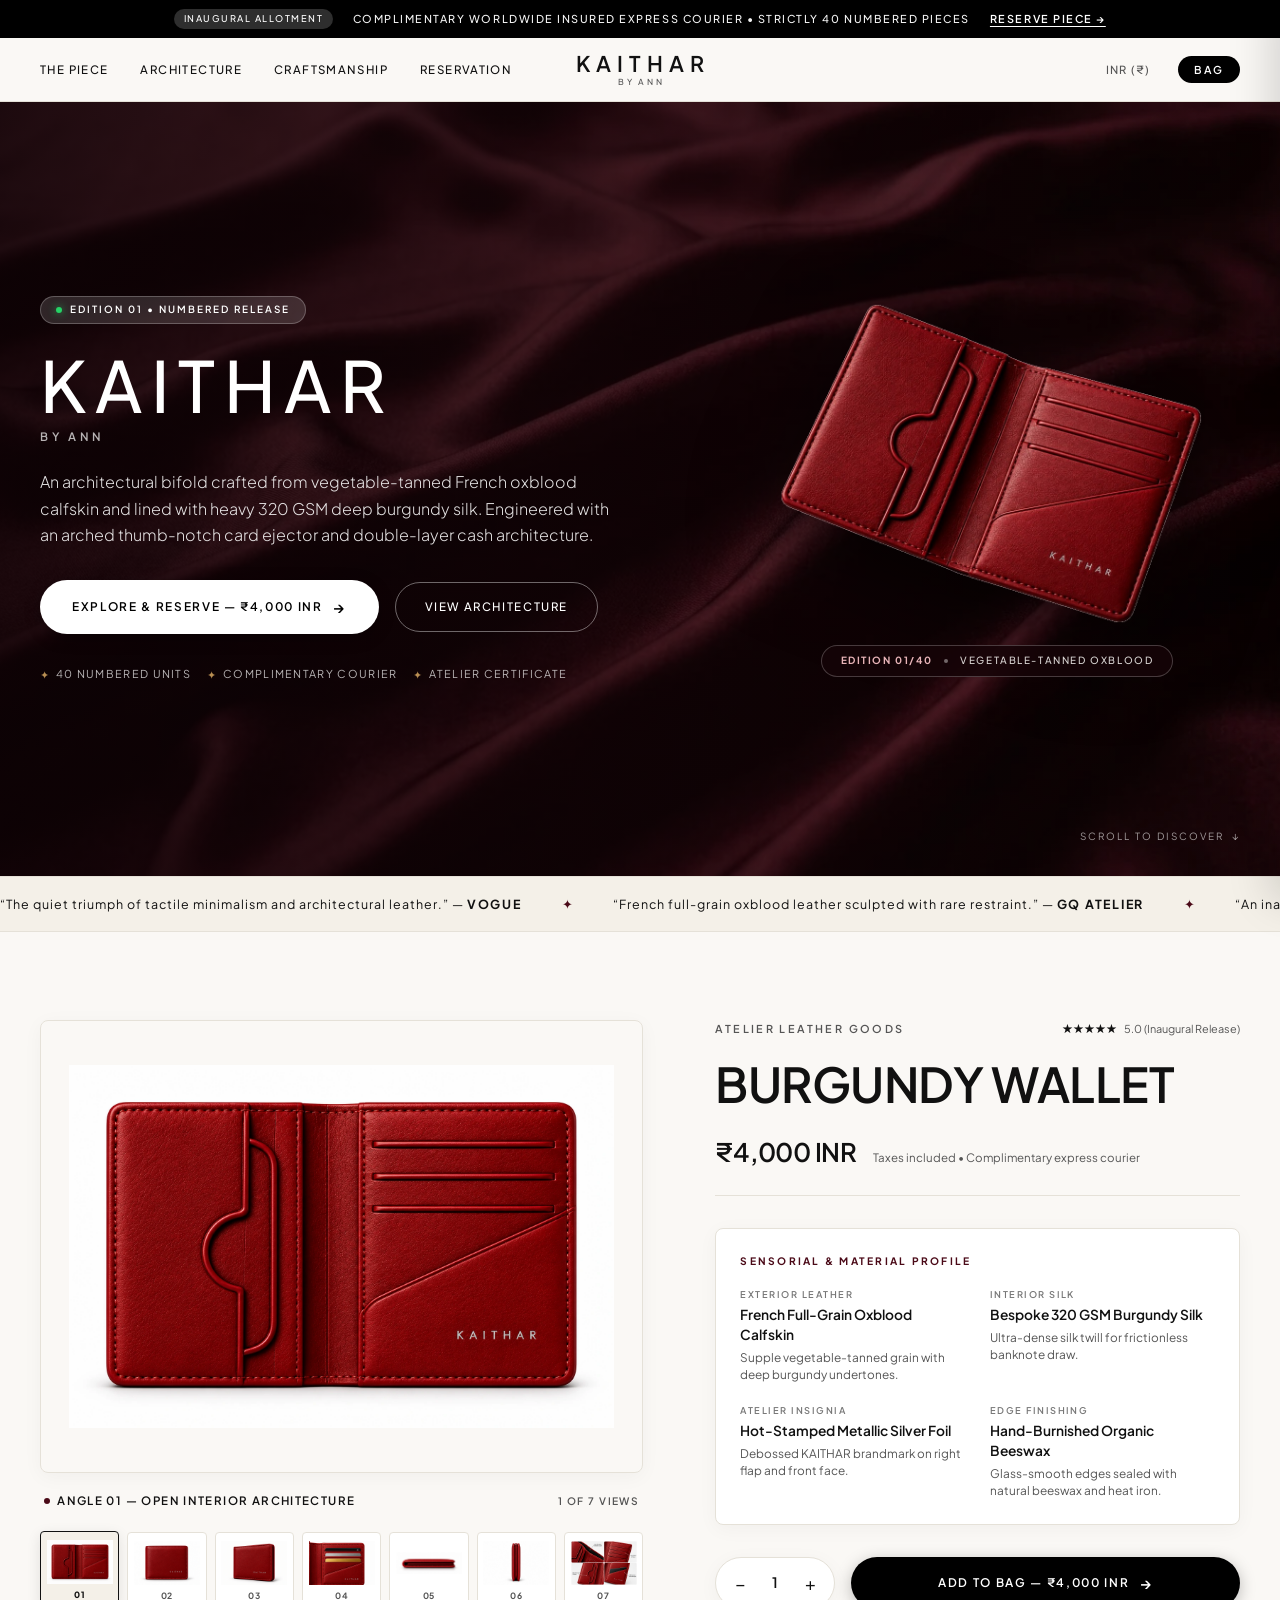
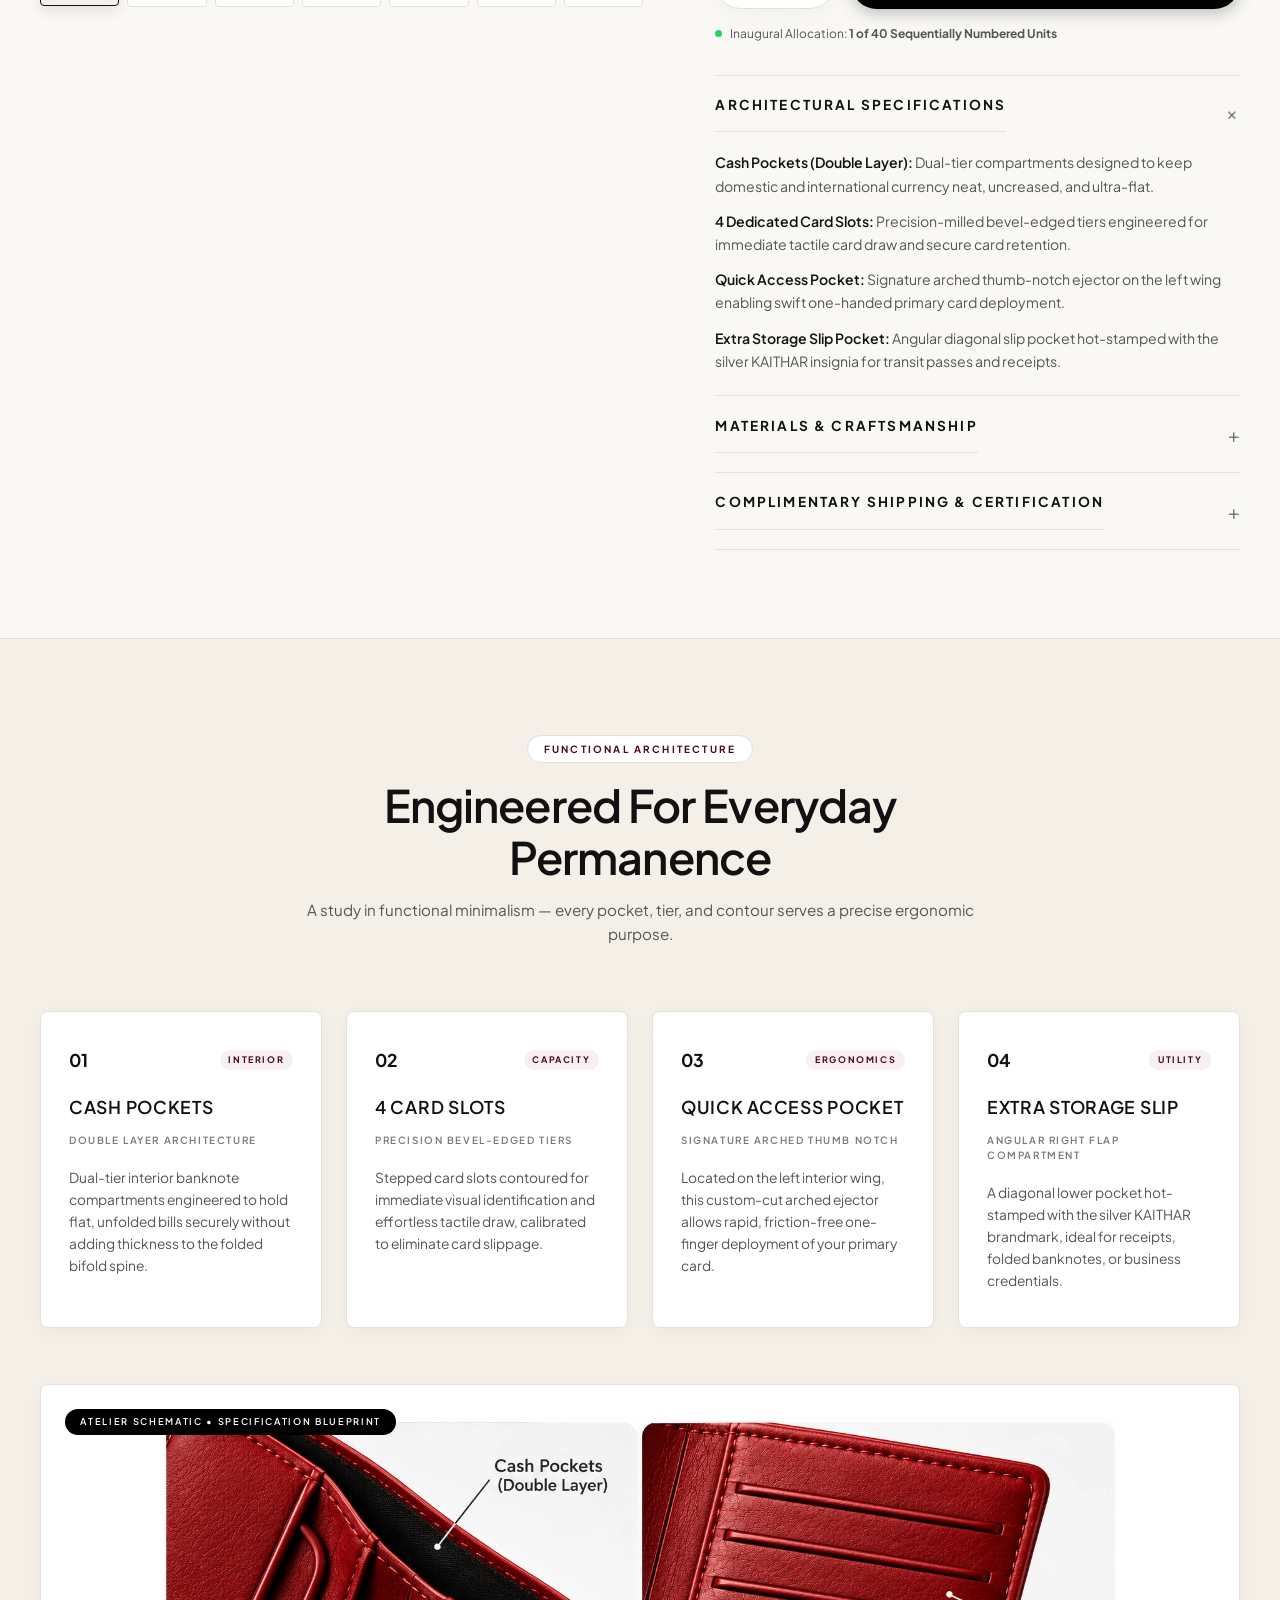
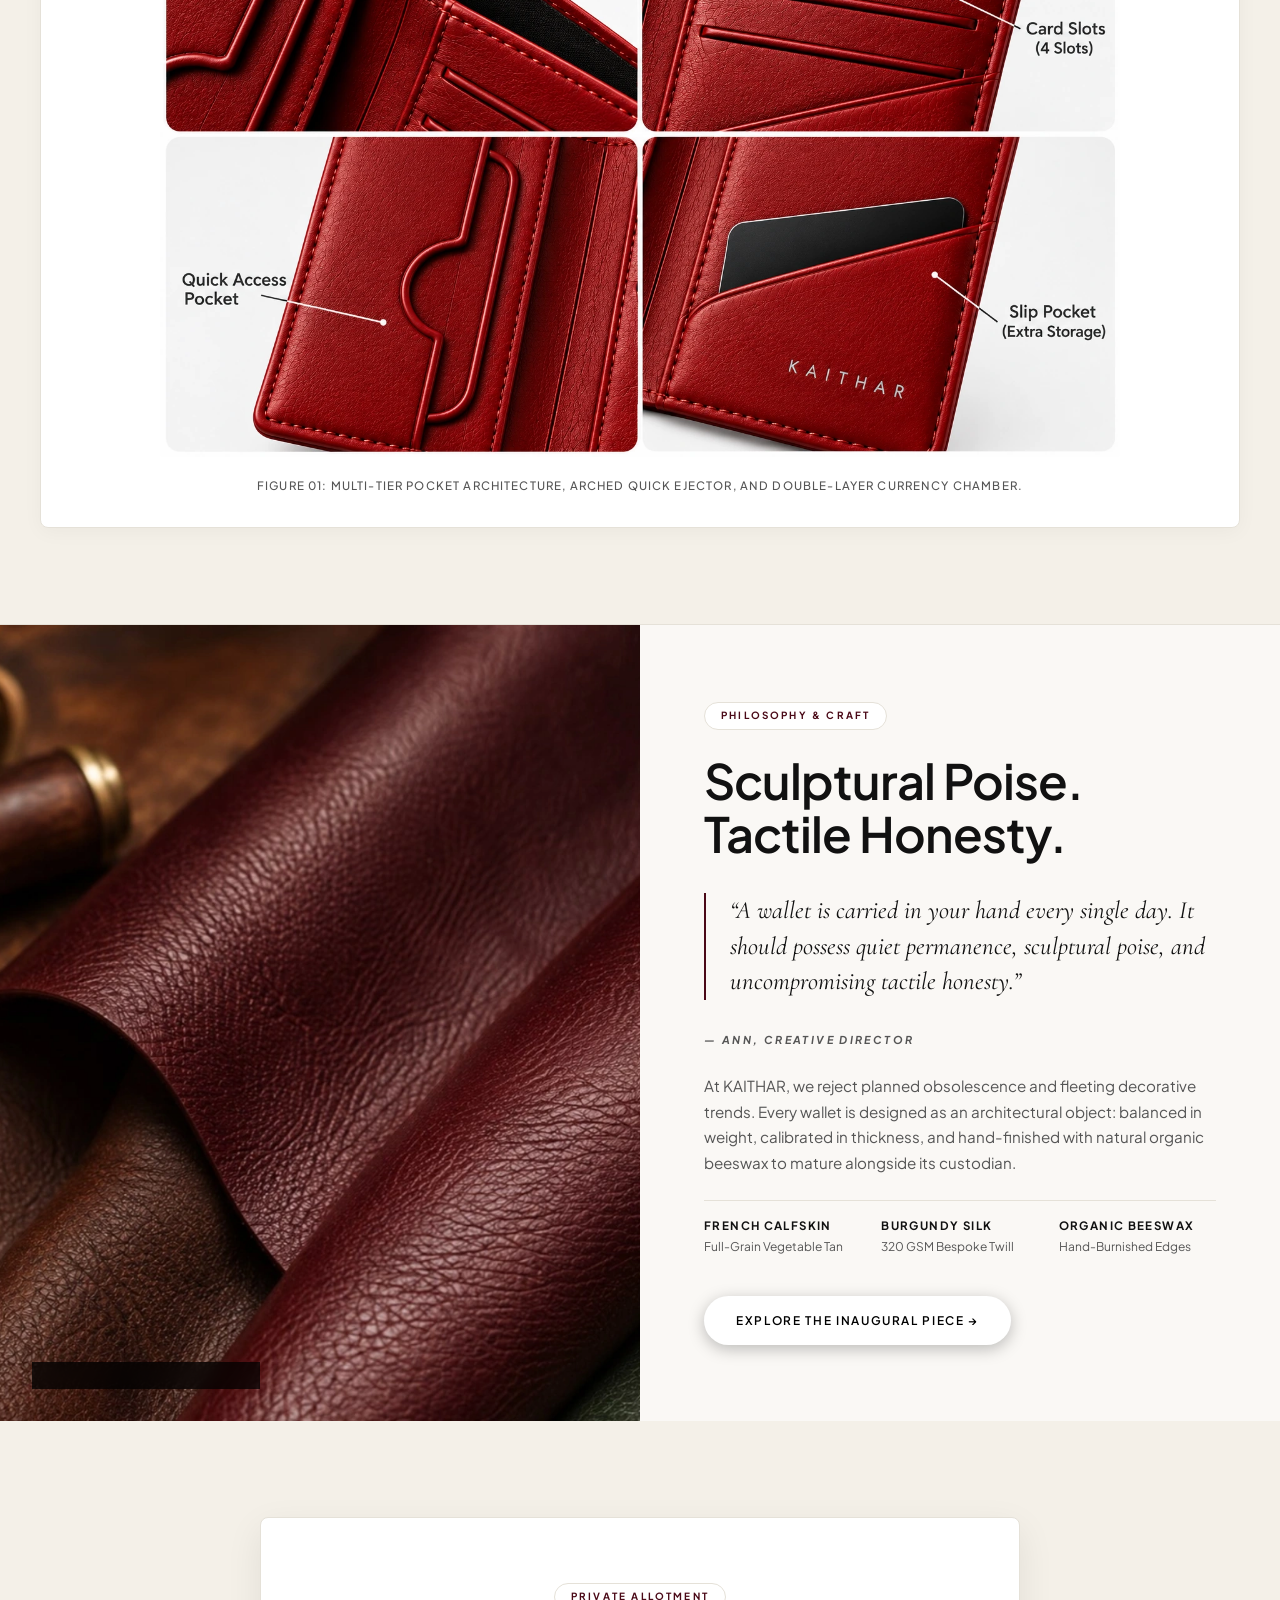
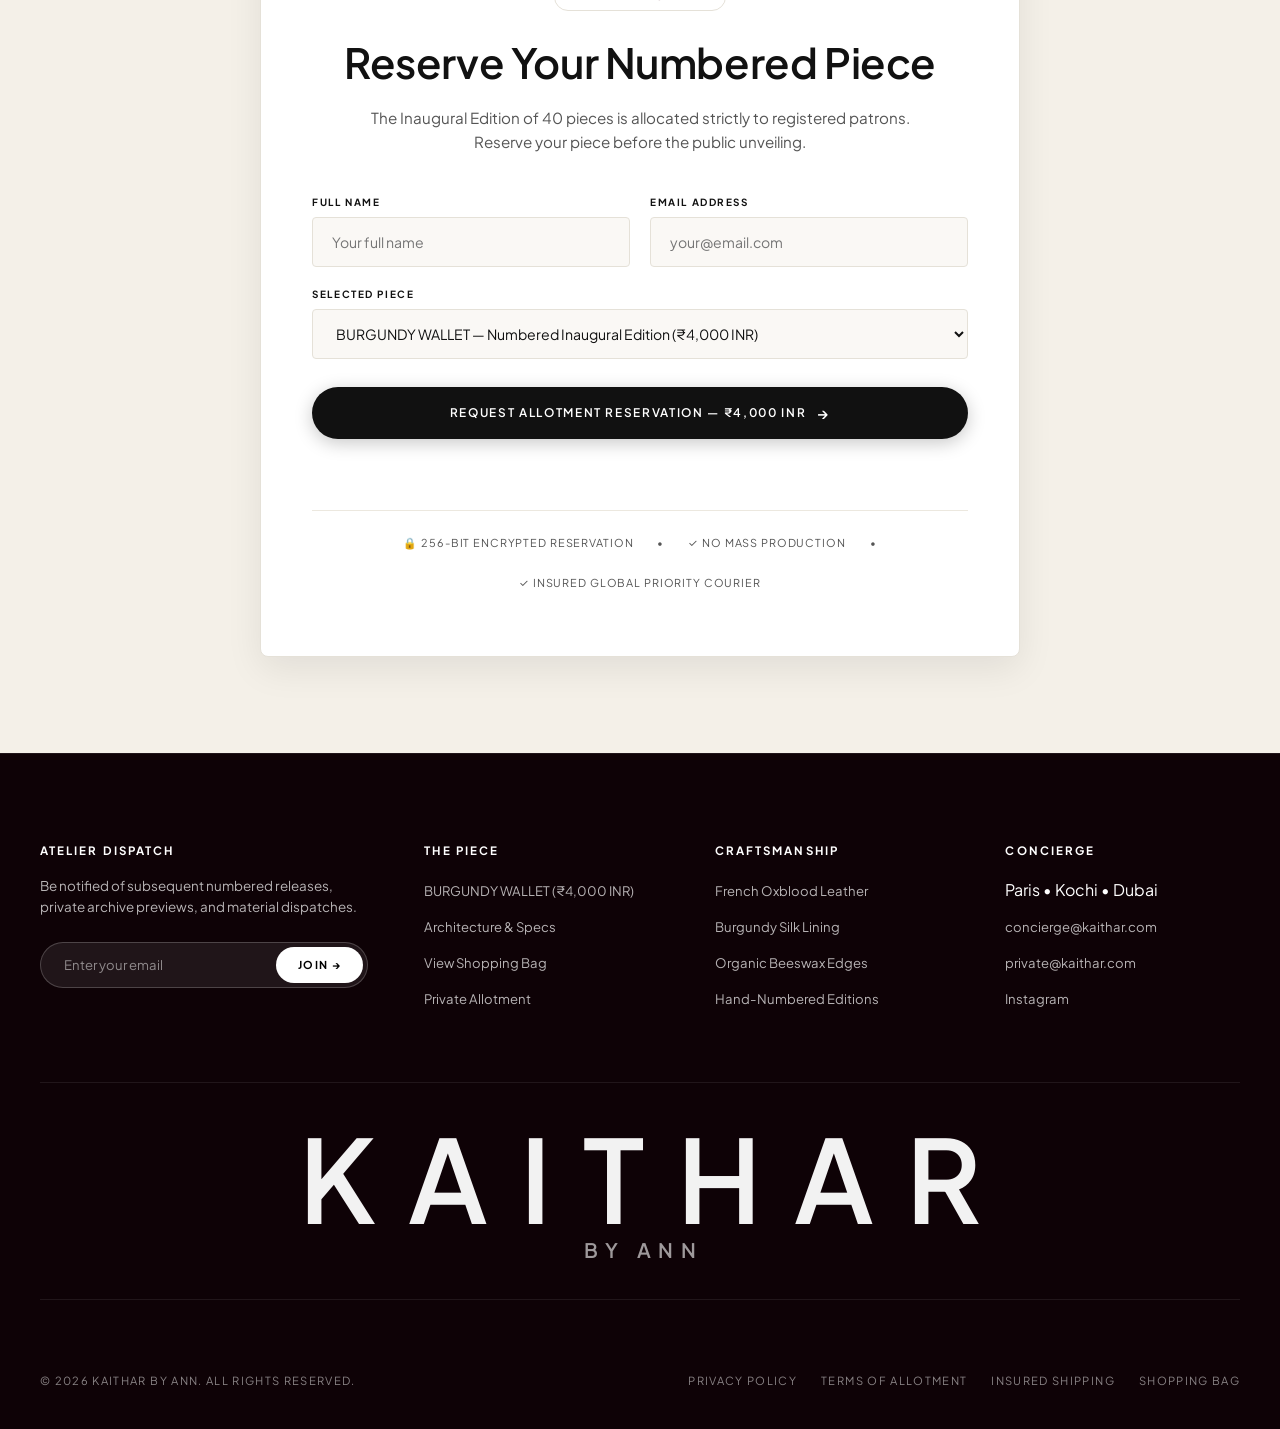
<file: index.html>
<!DOCTYPE html>
<html lang="en">
<head>
  <meta charset="UTF-8">
  <meta name="viewport" content="width=device-width, initial-scale=1.0, maximum-scale=5.0, viewport-fit=cover">
  <title>KAITHAR BY ANN — Official Atelier</title>
  <meta name="description" content="KAITHAR by ANN — High-performance luxury leather goods. Handcrafted in French full-grain oxblood leather lined in bespoke burgundy silk. Limited inaugural edition of 40 numbered pieces.">
  <meta name="theme-color" content="#FAF8F5">
  <meta name="color-scheme" content="light">

  <!-- Favicon -->
  <link rel="icon" type="image/svg+xml" href="data:image/svg+xml,%3Csvg xmlns='http://www.w3.org/2000/svg' viewBox='0 0 32 32'%3E%3Ccircle cx='16' cy='16' r='16' fill='%23111111'/%3E%3Ccircle cx='16' cy='16' r='3' fill='%23FAF8F5'/%3E%3C/svg%3E">

  <!-- Google Fonts: Modern Clean Grotesque (Plus Jakarta Sans & Inter) + Subtle Editorial Accent (Cormorant Garamond) -->
  <link rel="preconnect" href="https://fonts.googleapis.com">
  <link rel="preconnect" href="https://fonts.gstatic.com" crossorigin>
  <link href="https://fonts.googleapis.com/css2?family=Plus+Jakarta+Sans:ital,wght@0,300;0,400;0,500;0,600;0,700;1,400&family=Inter:wght@300;400;500;600&family=Cormorant+Garamond:ital,wght@0,400;0,500;1,400&display=swap" rel="stylesheet">

  <link rel="stylesheet" href="style.css?v=kaithar_hero">
</head>
<body class="saltstone-theme">

  <!-- 1. SALT & STONE SIGNATURE TOP ANNOUNCEMENT BAR -->
  <aside class="announcement-bar" role="region" aria-label="Announcement">
    <div class="announcement-inner">
      <span class="announcement-badge">INAUGURAL ALLOTMENT</span>
      <span class="announcement-text">Complimentary Worldwide Insured Express Courier • Strictly 40 Numbered Pieces</span>
      <a href="#product" class="announcement-cta">RESERVE PIECE →</a>
    </div>
  </aside>

  <!-- 2. SALT & STONE MINIMALIST STICKY HEADER -->
  <header class="site-header" id="header">
    <div class="header-inner">
      
      <!-- Left: Navigation Links -->
      <nav class="header-nav header-nav-left" aria-label="Primary Navigation">
        <a href="#product" class="nav-link">THE PIECE</a>
        <a href="#architecture" class="nav-link">ARCHITECTURE</a>
        <a href="#manifesto" class="nav-link">CRAFTSMANSHIP</a>
        <a href="#invitation" class="nav-link">RESERVATION</a>
      </nav>

      <!-- Center: Brand Identity KAITHAR BY ANN -->
      <div class="header-brand-wrap">
        <a href="#hero" class="header-brand-link" aria-label="Kaithar by Ann Home">
          <span class="header-brand-title">KAITHAR</span>
          <span class="header-brand-sub">BY ANN</span>
        </a>
      </div>

      <!-- Right: Utility & Cart -->
      <div class="header-utility">
        <span class="currency-tag">INR (₹)</span>
        <button type="button" class="header-cart-btn" id="openCartDrawerBtn" aria-label="Open Shopping Bag">
          <span class="cart-label">BAG</span>
          <span class="cart-counter-pill" id="headerCartCount" style="display: none;">0</span>
        </button>
      </div>

    </div>
  </header>

  <main>
    <!-- 3. SALT & STONE EDITORIAL HERO BANNER -->
    <section class="hero-stage" id="hero" aria-label="Hero">
      
      <!-- Full-bleed background visual -->
      <div class="hero-media-wrap">
        <picture>
          <source media="(min-width: 769px)" srcset="assets/burgundy-fabric-desktop.webp" type="image/webp">
          <source media="(min-width: 769px)" srcset="assets/burgundy-fabric-desktop.jpg" type="image/jpeg">
          <source srcset="assets/burgundy-fabric-mobile.webp" type="image/webp">
          <img src="assets/burgundy-fabric-desktop.jpg" alt="Rich burgundy silk backdrop" class="hero-media-img" fetchpriority="high">
        </picture>
        <div class="hero-scrim-gradient"></div>
      </div>

      <div class="hero-content-container">
        <div class="hero-editorial-card">
          
          <div class="hero-pill-tag">
            <span class="pill-dot"></span>
            <span>EDITION 01 • NUMBERED RELEASE</span>
          </div>

          <div class="hero-title-group">
            <h1 class="hero-headline">KAITHAR</h1>
            <span class="hero-author-credit">BY ANN</span>
          </div>

          <p class="hero-lead">
            An architectural bifold crafted from vegetable-tanned French oxblood calfskin and lined with heavy 320 GSM deep burgundy silk. Engineered with an arched thumb-notch card ejector and double-layer cash architecture.
          </p>

          <div class="hero-btn-row">
            <a href="#product" class="btn-pill-solid">
              <span>EXPLORE & RESERVE — ₹4,000 INR</span>
              <span class="btn-arrow">→</span>
            </a>
            <a href="#architecture" class="btn-pill-ghost">
              <span>VIEW ARCHITECTURE</span>
            </a>
          </div>

          <div class="hero-trust-strip">
            <div class="trust-item">
              <span class="trust-icon">✦</span>
              <span>40 Numbered Units</span>
            </div>
            <div class="trust-item">
              <span class="trust-icon">✦</span>
              <span>Complimentary Courier</span>
            </div>
            <div class="trust-item">
              <span class="trust-icon">✦</span>
              <span>Atelier Certificate</span>
            </div>
          </div>

        </div>

        <!-- Editorial Product Visual Preview -->
        <div class="hero-product-preview" aria-hidden="true">
          <div class="hero-wallet-frame">
            <img src="assets/kaithar-vertical-wallet-transparent.png" alt="KAITHAR Burgundy Wallet" class="hero-wallet-img" fetchpriority="high">
            <div class="hero-wallet-badge">
              <span class="hero-badge-edition">EDITION 01/40</span>
              <span class="hero-badge-dot"></span>
              <span class="hero-badge-material">VEGETABLE-TANNED OXBLOOD</span>
            </div>
          </div>
        </div>
      </div>

      <a href="#ticker" class="scroll-down-cue" aria-label="Scroll to discover">
        <span>SCROLL TO DISCOVER</span>
        <div class="scroll-arrow-icon">↓</div>
      </a>
    </section>

    <!-- 4. SALT & STONE PRESS / CRITICAL ACCLAIM TICKER -->
    <section class="press-ticker-section" id="ticker" aria-label="Atelier Reviews">
      <div class="ticker-inner">
        <div class="ticker-track">
          <div class="ticker-quote">“The quiet triumph of tactile minimalism and architectural leather.” — <strong>VOGUE</strong></div>
          <div class="ticker-star">✦</div>
          <div class="ticker-quote">“French full-grain oxblood leather sculpted with rare restraint.” — <strong>GQ ATELIER</strong></div>
          <div class="ticker-star">✦</div>
          <div class="ticker-quote">“An inaugural edition defined by uncompromising leathercraft.” — <strong>VANITY FAIR</strong></div>
          <div class="ticker-star">✦</div>
          <div class="ticker-quote">“Strictly 40 individually hand-numbered pieces worldwide.” — <strong>HAUTE ÉDITION</strong></div>
          <div class="ticker-star">✦</div>
          <!-- Loop Duplication for seamless infinite scroll -->
          <div class="ticker-quote">“The quiet triumph of tactile minimalism and architectural leather.” — <strong>VOGUE</strong></div>
          <div class="ticker-star">✦</div>
          <div class="ticker-quote">“French full-grain oxblood leather sculpted with rare restraint.” — <strong>GQ ATELIER</strong></div>
          <div class="ticker-star">✦</div>
          <div class="ticker-quote">“An inaugural edition defined by uncompromising leathercraft.” — <strong>VANITY FAIR</strong></div>
          <div class="ticker-star">✦</div>
          <div class="ticker-quote">“Strictly 40 individually hand-numbered pieces worldwide.” — <strong>HAUTE ÉDITION</strong></div>
          <div class="ticker-star">✦</div>
        </div>
      </div>
    </section>

    <!-- 5. SALT & STONE SIGNATURE 2-COLUMN PRODUCT SPOTLIGHT -->
    <section class="product-showcase-section" id="product">
      <div class="showcase-container">
        
        <div class="product-grid-layout product-card" data-product-id="wallet" data-product-title="BURGUNDY WALLET" data-product-price="4000" data-product-img="assets/kaithar-wallet-open.webp">
          
          <!-- LEFT: Interactive Sticky Gallery -->
          <div class="product-gallery-column">
            
            <div class="main-image-stage">
              <img 
                src="assets/kaithar-wallet-open.webp" 
                alt="BURGUNDY WALLET in French Oxblood Leather" 
                id="mainProductImg" 
                class="gallery-hero-img"
              >
            </div>

            <!-- Active Studio Angle Caption -->
            <div class="gallery-active-bar">
              <span class="gallery-active-title" id="galleryActiveCaption">Angle 01 — Open Interior Architecture</span>
              <span class="gallery-view-count" id="galleryViewCount">1 of 7 Views</span>
            </div>

            <!-- 7 Official Studio Angles from Atelier Archive -->
            <div class="gallery-thumbs-row" role="tablist" aria-label="Official Studio Angles">
              <button type="button" class="thumb-card active" data-img="assets/kaithar-wallet-open.webp" data-caption="Angle 01 — Open Interior Architecture" data-count="1 of 7 Views" data-alt="BURGUNDY WALLET Open Interior View" role="tab" aria-selected="true">
                <img src="assets/kaithar-wallet-open.webp" alt="Open Interior" loading="lazy">
                <span class="thumb-num">01</span>
              </button>
              
              <button type="button" class="thumb-card" data-img="assets/kaithar-wallet-front-closed.webp" data-caption="Angle 02 — Closed Front Face & Insignia" data-count="2 of 7 Views" data-alt="BURGUNDY WALLET Closed Front Face with Silver Logo" role="tab" aria-selected="false">
                <img src="assets/kaithar-wallet-front-closed.webp" alt="Closed Front" loading="lazy">
                <span class="thumb-num">02</span>
              </button>
              
              <button type="button" class="thumb-card" data-img="assets/kaithar-wallet-perspective.webp" data-caption="Angle 03 — 3/4 Sculptural Perspective" data-count="3 of 7 Views" data-alt="BURGUNDY WALLET 3/4 Perspective Angle View" role="tab" aria-selected="false">
                <img src="assets/kaithar-wallet-perspective.webp" alt="3/4 Perspective" loading="lazy">
                <span class="thumb-num">03</span>
              </button>
              
              <button type="button" class="thumb-card" data-img="assets/kaithar-wallet-loaded-cards.webp" data-caption="Angle 04 — Loaded Card Tiers" data-count="4 of 7 Views" data-alt="BURGUNDY WALLET Loaded Card Tiers View" role="tab" aria-selected="false">
                <img src="assets/kaithar-wallet-loaded-cards.webp" alt="Loaded Cards" loading="lazy">
                <span class="thumb-num">04</span>
              </button>
              
              <button type="button" class="thumb-card" data-img="assets/kaithar-wallet-horizontal-spine.webp" data-caption="Angle 05 — Slim Profile & Beeswax Edge" data-count="5 of 7 Views" data-alt="BURGUNDY WALLET Slim Folded Profile View" role="tab" aria-selected="false">
                <img src="assets/kaithar-wallet-horizontal-spine.webp" alt="Slim Profile" loading="lazy">
                <span class="thumb-num">05</span>
              </button>

              <button type="button" class="thumb-card" data-img="assets/kaithar-wallet-vertical-spine.webp" data-caption="Angle 06 — Folded Vertical Spine" data-count="6 of 7 Views" data-alt="BURGUNDY WALLET Vertical Spine Architecture" role="tab" aria-selected="false">
                <img src="assets/kaithar-wallet-vertical-spine.webp" alt="Vertical Spine" loading="lazy">
                <span class="thumb-num">06</span>
              </button>
              
              <button type="button" class="thumb-card" data-img="assets/kaithar-wallet-features-diagram.webp" data-caption="Angle 07 — Atelier Specification Blueprint" data-count="7 of 7 Views" data-alt="BURGUNDY WALLET Architectural Specifications Diagram" role="tab" aria-selected="false">
                <img src="assets/kaithar-wallet-features-diagram.webp" alt="Spec Diagram" loading="lazy">
                <span class="thumb-num">07</span>
              </button>
            </div>

          </div>

          <!-- RIGHT: Editorial Details, Sensorial Notes & Buy Box -->
          <div class="product-info-column">
            
            <div class="product-header-block">
              <div class="product-category-row">
                <span class="product-category-label">ATELIER LEATHER GOODS</span>
                <span class="product-rating-stars">★★★★★ <span class="rating-count">5.0 (Inaugural Release)</span></span>
              </div>
              
              <h2 class="product-main-title">BURGUNDY WALLET</h2>
              
              <div class="product-price-row">
                <span class="product-price-val">₹4,000 INR</span>
                <span class="tax-shipping-note">Taxes included • Complimentary express courier</span>
              </div>
            </div>

            <!-- Salt & Stone Sensorial Material Notes Breakdown -->
            <div class="material-notes-card">
              <span class="notes-header-tag">SENSORIAL & MATERIAL PROFILE</span>
              
              <div class="notes-grid">
                <div class="note-item">
                  <span class="note-key">EXTERIOR LEATHER</span>
                  <strong class="note-val">French Full-Grain Oxblood Calfskin</strong>
                  <span class="note-desc">Supple vegetable-tanned grain with deep burgundy undertones.</span>
                </div>
                <div class="note-item">
                  <span class="note-key">INTERIOR SILK</span>
                  <strong class="note-val">Bespoke 320 GSM Burgundy Silk</strong>
                  <span class="note-desc">Ultra-dense silk twill for frictionless banknote draw.</span>
                </div>
                <div class="note-item">
                  <span class="note-key">ATELIER INSIGNIA</span>
                  <strong class="note-val">Hot-Stamped Metallic Silver Foil</strong>
                  <span class="note-desc">Debossed KAITHAR brandmark on right flap and front face.</span>
                </div>
                <div class="note-item">
                  <span class="note-key">EDGE FINISHING</span>
                  <strong class="note-val">Hand-Burnished Organic Beeswax</strong>
                  <span class="note-desc">Glass-smooth edges sealed with natural beeswax and heat iron.</span>
                </div>
              </div>
            </div>

            <!-- E-Commerce Quantity & Add to Bag -->
            <div class="buy-box-container">
              
              <div class="qty-and-cta-row">
                <div class="qty-stepper" aria-label="Select Quantity">
                  <button type="button" class="qty-btn" id="btnQtyMinus" aria-label="Decrease quantity">−</button>
                  <span class="qty-display" id="productQtyDisplay">1</span>
                  <button type="button" class="qty-btn" id="btnQtyPlus" aria-label="Increase quantity">+</button>
                </div>

                <button type="button" class="btn-pill-solid btn-add-to-bag btn-add-to-cart" data-add="wallet" id="mainAddToBagBtn">
                  <span>ADD TO BAG — ₹4,000 INR</span>
                  <span class="btn-arrow">→</span>
                </button>
              </div>

              <div class="allocation-badge-row">
                <span class="stock-status-dot"></span>
                <span class="stock-status-text">Inaugural Allocation: <strong>1 of 40 Sequentially Numbered Units</strong></span>
              </div>
            </div>

            <!-- Salt & Stone Style Collapsible Accordions -->
            <div class="product-accordions">
              
              <!-- Accordion 1: Architecture -->
              <details class="accordion-item" open>
                <summary class="accordion-summary">
                  <span class="summary-title">ARCHITECTURAL SPECIFICATIONS</span>
                  <span class="summary-icon">+</span>
                </summary>
                <div class="accordion-body">
                  <ul class="accordion-specs-list">
                    <li><strong>Cash Pockets (Double Layer):</strong> Dual-tier compartments designed to keep domestic and international currency neat, uncreased, and ultra-flat.</li>
                    <li><strong>4 Dedicated Card Slots:</strong> Precision-milled bevel-edged tiers engineered for immediate tactile card draw and secure card retention.</li>
                    <li><strong>Quick Access Pocket:</strong> Signature arched thumb-notch ejector on the left wing enabling swift one-handed primary card deployment.</li>
                    <li><strong>Extra Storage Slip Pocket:</strong> Angular diagonal slip pocket hot-stamped with the silver KAITHAR insignia for transit passes and receipts.</li>
                  </ul>
                </div>
              </details>

              <!-- Accordion 2: Materials & Craft -->
              <details class="accordion-item">
                <summary class="accordion-summary">
                  <span class="summary-title">MATERIALS & CRAFTSMANSHIP</span>
                  <span class="summary-icon">+</span>
                </summary>
                <div class="accordion-body">
                  <p>Every Burgundy Wallet is cut, skived, and hand-stitched with tonal waxed thread. Vegetable tannins impart a rich, natural oxblood hue that deepens into a magnificent personal patina over years of use.</p>
                </div>
              </details>

              <!-- Accordion 3: Delivery & Authentication -->
              <details class="accordion-item">
                <summary class="accordion-summary">
                  <span class="summary-title">COMPLIMENTARY SHIPPING & CERTIFICATION</span>
                  <span class="summary-icon">+</span>
                </summary>
                <div class="accordion-body">
                  <p>All orders are dispatched via insured priority express courier. Each piece is housed in an archival presentation case accompanied by an individually numbered certificate of atelier authenticity signed by Ann.</p>
                </div>
              </details>

            </div>

          </div>

        </div>

      </div>
    </section>

    <!-- 6. SALT & STONE 4-QUADRANT ARCHITECTURE GRID -->
    <section class="architecture-section" id="architecture" aria-label="Wallet Architecture">
      <div class="section-container">
        
        <div class="section-header-centered">
          <span class="section-tag-pill">FUNCTIONAL ARCHITECTURE</span>
          <h2 class="section-heading-large">Engineered For Everyday Permanence</h2>
          <p class="section-subheading">A study in functional minimalism — every pocket, tier, and contour serves a precise ergonomic purpose.</p>
        </div>

        <div class="architecture-grid">
          
          <div class="arch-card">
            <div class="arch-card-top">
              <span class="arch-num">01</span>
              <span class="arch-tag">INTERIOR</span>
            </div>
            <h3 class="arch-title">CASH POCKETS</h3>
            <span class="arch-sub">DOUBLE LAYER ARCHITECTURE</span>
            <p class="arch-desc">
              Dual-tier interior banknote compartments engineered to hold flat, unfolded bills securely without adding thickness to the folded bifold spine.
            </p>
          </div>

          <div class="arch-card">
            <div class="arch-card-top">
              <span class="arch-num">02</span>
              <span class="arch-tag">CAPACITY</span>
            </div>
            <h3 class="arch-title">4 CARD SLOTS</h3>
            <span class="arch-sub">PRECISION BEVEL-EDGED TIERS</span>
            <p class="arch-desc">
              Stepped card slots contoured for immediate visual identification and effortless tactile draw, calibrated to eliminate card slippage.
            </p>
          </div>

          <div class="arch-card">
            <div class="arch-card-top">
              <span class="arch-num">03</span>
              <span class="arch-tag">ERGONOMICS</span>
            </div>
            <h3 class="arch-title">QUICK ACCESS POCKET</h3>
            <span class="arch-sub">SIGNATURE ARCHED THUMB NOTCH</span>
            <p class="arch-desc">
              Located on the left interior wing, this custom-cut arched ejector allows rapid, friction-free one-finger deployment of your primary card.
            </p>
          </div>

          <div class="arch-card">
            <div class="arch-card-top">
              <span class="arch-num">04</span>
              <span class="arch-tag">UTILITY</span>
            </div>
            <h3 class="arch-title">EXTRA STORAGE SLIP</h3>
            <span class="arch-sub">ANGULAR RIGHT FLAP COMPARTMENT</span>
            <p class="arch-desc">
              A diagonal lower pocket hot-stamped with the silver KAITHAR brandmark, ideal for receipts, folded banknotes, or business credentials.
            </p>
          </div>

        </div>

        <!-- Architectural Blueprint Schematic Showcase -->
        <div class="arch-schematic-wrap">
          <div class="arch-schematic-card">
            <div class="arch-schematic-badge">
              <span>ATELIER SCHEMATIC • SPECIFICATION BLUEPRINT</span>
            </div>
            <img src="assets/kaithar-wallet-features-diagram.webp" alt="BURGUNDY WALLET Detailed Architectural Blueprint" class="arch-schematic-img" loading="lazy">
            <div class="arch-schematic-caption">
              <span>Figure 01: Multi-Tier Pocket Architecture, Arched Quick Ejector, and Double-Layer Currency Chamber.</span>
            </div>
          </div>
        </div>

      </div>
    </section>

    <!-- 7. SALT & STONE SPLIT EDITORIAL MANIFESTO -->
    <section class="manifesto-split-section" id="manifesto" aria-label="Brand Manifesto">
      <div class="split-layout">
        
        <div class="split-image-col">
          <picture>
            <source srcset="assets/raw-leather.webp?v=rolls_1" type="image/webp">
            <img src="assets/raw-leather.jpg?v=rolls_1" alt="French full-grain oxblood calfskin leather hide and burnishing tools" class="split-img" loading="lazy">
          </picture>
          <div class="split-badge-overlay">
            <span>FRENCH FULL-GRAIN LEATHER</span>
          </div>
        </div>

        <div class="split-content-col">
          <span class="section-tag-pill">PHILOSOPHY & CRAFT</span>
          <h2 class="split-heading">Sculptural Poise. Tactile Honesty.</h2>
          
          <blockquote class="split-quote">
            “A wallet is carried in your hand every single day. It should possess quiet permanence, sculptural poise, and uncompromising tactile honesty.”
          </blockquote>
          <cite class="split-author">— ANN, CREATIVE DIRECTOR</cite>

          <p class="split-paragraph">
            At KAITHAR, we reject planned obsolescence and fleeting decorative trends. Every wallet is designed as an architectural object: balanced in weight, calibrated in thickness, and hand-finished with natural organic beeswax to mature alongside its custodian.
          </p>

          <div class="split-pillars-row">
            <div class="pillar-mini">
              <strong>FRENCH CALFSKIN</strong>
              <span>Full-Grain Vegetable Tan</span>
            </div>
            <div class="pillar-mini">
              <strong>BURGUNDY SILK</strong>
              <span>320 GSM Bespoke Twill</span>
            </div>
            <div class="pillar-mini">
              <strong>ORGANIC BEESWAX</strong>
              <span>Hand-Burnished Edges</span>
            </div>
          </div>

          <div class="split-cta-wrap">
            <a href="#product" class="btn-pill-solid">
              <span>EXPLORE THE INAUGURAL PIECE →</span>
            </a>
          </div>
        </div>

      </div>
    </section>

    <!-- 8. SALT & STONE STYLE PRIVATE INVITATION & ALLOTMENT -->
    <section class="invitation-section" id="invitation" aria-label="Private Allotment">
      <div class="section-container">
        <div class="invitation-card-salt">
          
          <span class="section-tag-pill">PRIVATE ALLOTMENT</span>
          <h2 class="invitation-heading">Reserve Your Numbered Piece</h2>
          <p class="invitation-sub">
            The Inaugural Edition of 40 pieces is allocated strictly to registered patrons. Reserve your piece before the public unveiling.
          </p>

          <form class="invitation-form-salt" id="invitationForm">
            <div class="form-row-two">
              <div class="input-group">
                <label for="userName" class="field-label">FULL NAME</label>
                <input type="text" id="userName" placeholder="Your full name" required class="input-field-salt">
              </div>
              <div class="input-group">
                <label for="userEmail" class="field-label">EMAIL ADDRESS</label>
                <input type="email" id="userEmail" placeholder="your@email.com" required class="input-field-salt">
              </div>
            </div>

            <div class="input-group">
              <label for="interestSelect" class="field-label">SELECTED PIECE</label>
              <select id="interestSelect" class="input-field-salt select-field-salt">
                <option value="wallet">BURGUNDY WALLET — Numbered Inaugural Edition (₹4,000 INR)</option>
              </select>
            </div>

            <button type="submit" class="btn-pill-solid btn-submit-invitation">
              <span>REQUEST ALLOTMENT RESERVATION — ₹4,000 INR</span>
              <span class="btn-arrow">→</span>
            </button>

            <p class="form-feedback-status" id="formStatus" aria-live="polite"></p>
          </form>

          <div class="invitation-guarantee-strip">
            <span>🔒 256-Bit Encrypted Reservation</span>
            <span>•</span>
            <span>✓ No Mass Production</span>
            <span>•</span>
            <span>✓ Insured Global Priority Courier</span>
          </div>

        </div>
      </div>
    </section>
  </main>

  <!-- 9. SALT & STONE SIGNATURE SLIDE-OUT CART DRAWER -->
  <div class="cart-drawer-overlay" id="cartDrawerOverlay" aria-hidden="true"></div>

  <aside class="cart-drawer" id="cartDrawer" aria-label="Shopping Bag Drawer" aria-hidden="true">
    <div class="cart-drawer-wrapper">
      
      <!-- Drawer Header -->
      <div class="drawer-header">
        <div class="drawer-header-title">
          <span class="drawer-title-main">YOUR BAG</span>
          <span class="drawer-items-count" id="drawerItemCount">1 PIECE</span>
        </div>
        <button type="button" class="drawer-close-btn" id="btnCloseDrawer" aria-label="Close Shopping Bag">×</button>
      </div>

      <!-- Free Shipping Progress Indicator (Salt & Stone Signature) -->
      <div class="drawer-shipping-meter">
        <div class="meter-text">
          <span class="meter-check">✓</span>
          <span>Complimentary Worldwide Express Courier Unlocked</span>
        </div>
        <div class="meter-bar">
          <div class="meter-fill" style="width: 100%;"></div>
        </div>
      </div>

      <!-- Drawer Items Body -->
      <div class="drawer-items-list" id="drawerCartItems">
        <!-- Rendered by JavaScript -->
      </div>

      <!-- Drawer Footer -->
      <div class="drawer-footer-block" id="drawerCartFooter">
        
        <div class="drawer-subtotal-line">
          <span class="subtotal-label">SUBTOTAL</span>
          <span class="subtotal-value" id="drawerSubtotal">₹4,000 INR</span>
        </div>
        
        <p class="drawer-shipping-disclaimer">Shipping and taxes calculated at reservation checkout.</p>

        <div class="drawer-actions-stack">
          <button type="button" class="btn-pill-solid btn-checkout-main" id="drawerCheckoutBtn">
            <span>RESERVE & CHECKOUT</span>
            <span class="btn-arrow">→</span>
          </button>
          
          <a href="cart.html" class="btn-link-bag-page">VIEW FULL SHOPPING BAG →</a>
        </div>

        <div class="drawer-security-badges">
          <span>✓ Hand-Numbered Edition 1/40</span>
          <span>•</span>
          <span>✓ Insured Air Courier</span>
        </div>

      </div>

    </div>
  </aside>

  <!-- Checkout Modal Dialog -->
  <div class="checkout-modal-overlay" id="checkoutModalOverlay" aria-hidden="true">
    <div class="checkout-modal-box" role="dialog" aria-modal="true" aria-labelledby="modalHeading">
      <button type="button" class="btn-close-modal" id="btnCloseModal" aria-label="Close dialog">×</button>
      
      <span class="modal-badge-tag">FINAL ALLOTMENT</span>
      <h2 class="modal-heading" id="modalHeading">Confirm Wallet Reservation</h2>
      <p class="modal-subtext">Each piece is sequentially hand-stamped with its unique edition number (1/40) and accompanied by an atelier certificate.</p>

      <form class="checkout-modal-form" id="checkoutForm">
        <div class="modal-input-row">
          <input type="text" placeholder="Full Name" required class="input-field-salt" id="checkoutName">
          <input type="email" placeholder="Email Address" required class="input-field-salt" id="checkoutEmail">
        </div>

        <div class="modal-input-row">
          <input type="tel" placeholder="Phone Number (for courier)" required class="input-field-salt" id="checkoutPhone">
          <input type="text" placeholder="Country / Region" required class="input-field-salt" id="checkoutCountry">
        </div>

        <input type="text" placeholder="Delivery Address / City / Postal Code" required class="input-field-salt" id="checkoutAddress">

        <div class="order-preview-mini">
          <span>Total Allotment Value:</span>
          <strong id="modalTotalPayable">₹4,000 INR</strong>
        </div>

        <button type="submit" class="btn-pill-solid btn-modal-confirm" id="btnConfirmReservation">
          <span>CONFIRM NUMBERED RESERVATION — ₹4,000 INR →</span>
        </button>

        <p class="form-feedback-status" id="checkoutStatus"></p>
      </form>
    </div>
  </div>

  <!-- 10. SALT & STONE MINIMALIST LUXURY FOOTER -->
  <footer class="site-footer">
    <div class="footer-container">
      
      <div class="footer-top-grid">
        
        <!-- Col 1: Newsletter / Atelier Dispatch -->
        <div class="footer-col-dispatch">
          <span class="footer-col-heading">ATELIER DISPATCH</span>
          <p class="footer-col-text">Be notified of subsequent numbered releases, private archive previews, and material dispatches.</p>
          
          <form class="footer-newsletter-form" onsubmit="event.preventDefault(); this.querySelector('button').textContent = 'SUBSCRIBED ✓';">
            <div class="footer-input-wrap">
              <input type="email" placeholder="Enter your email" required class="footer-input">
              <button type="submit" class="footer-submit-btn">JOIN →</button>
            </div>
          </form>
        </div>

        <!-- Col 2: The Piece -->
        <div class="footer-col-links">
          <span class="footer-col-heading">THE PIECE</span>
          <ul>
            <li><a href="#product">BURGUNDY WALLET (₹4,000 INR)</a></li>
            <li><a href="#architecture">Architecture & Specs</a></li>
            <li><a href="cart.html">View Shopping Bag</a></li>
            <li><a href="#invitation">Private Allotment</a></li>
          </ul>
        </div>

        <!-- Col 3: Craftsmanship -->
        <div class="footer-col-links">
          <span class="footer-col-heading">CRAFTSMANSHIP</span>
          <ul>
            <li><a href="#manifesto">French Oxblood Leather</a></li>
            <li><a href="#manifesto">Burgundy Silk Lining</a></li>
            <li><a href="#manifesto">Organic Beeswax Edges</a></li>
            <li><a href="#manifesto">Hand-Numbered Editions</a></li>
          </ul>
        </div>

        <!-- Col 4: Atelier Concierge -->
        <div class="footer-col-links">
          <span class="footer-col-heading">CONCIERGE</span>
          <ul>
            <li>Paris • Kochi • Dubai</li>
            <li><a href="mailto:concierge@kaithar.com">concierge@kaithar.com</a></li>
            <li><a href="mailto:private@kaithar.com">private@kaithar.com</a></li>
            <li><a href="https://instagram.com" target="_blank" rel="noopener">Instagram</a></li>
          </ul>
        </div>

      </div>

      <!-- Center Large Brandmark -->
      <div class="footer-brand-hero">
        <span class="footer-brand-name">KAITHAR</span>
        <span class="footer-brand-by">BY ANN</span>
      </div>

      <!-- Bottom Legal Row -->
      <div class="footer-bottom-row">
        <p class="footer-copyright">© 2026 KAITHAR BY ANN. ALL RIGHTS RESERVED.</p>
        <div class="footer-legal-links">
          <a href="#">PRIVACY POLICY</a>
          <a href="#">TERMS OF ALLOTMENT</a>
          <a href="#">INSURED SHIPPING</a>
          <a href="cart.html">SHOPPING BAG</a>
        </div>
      </div>

    </div>
  </footer>

  <script src="script.js?v=burgundy_wallet_v1"></script>
</body>
</html>
</file>
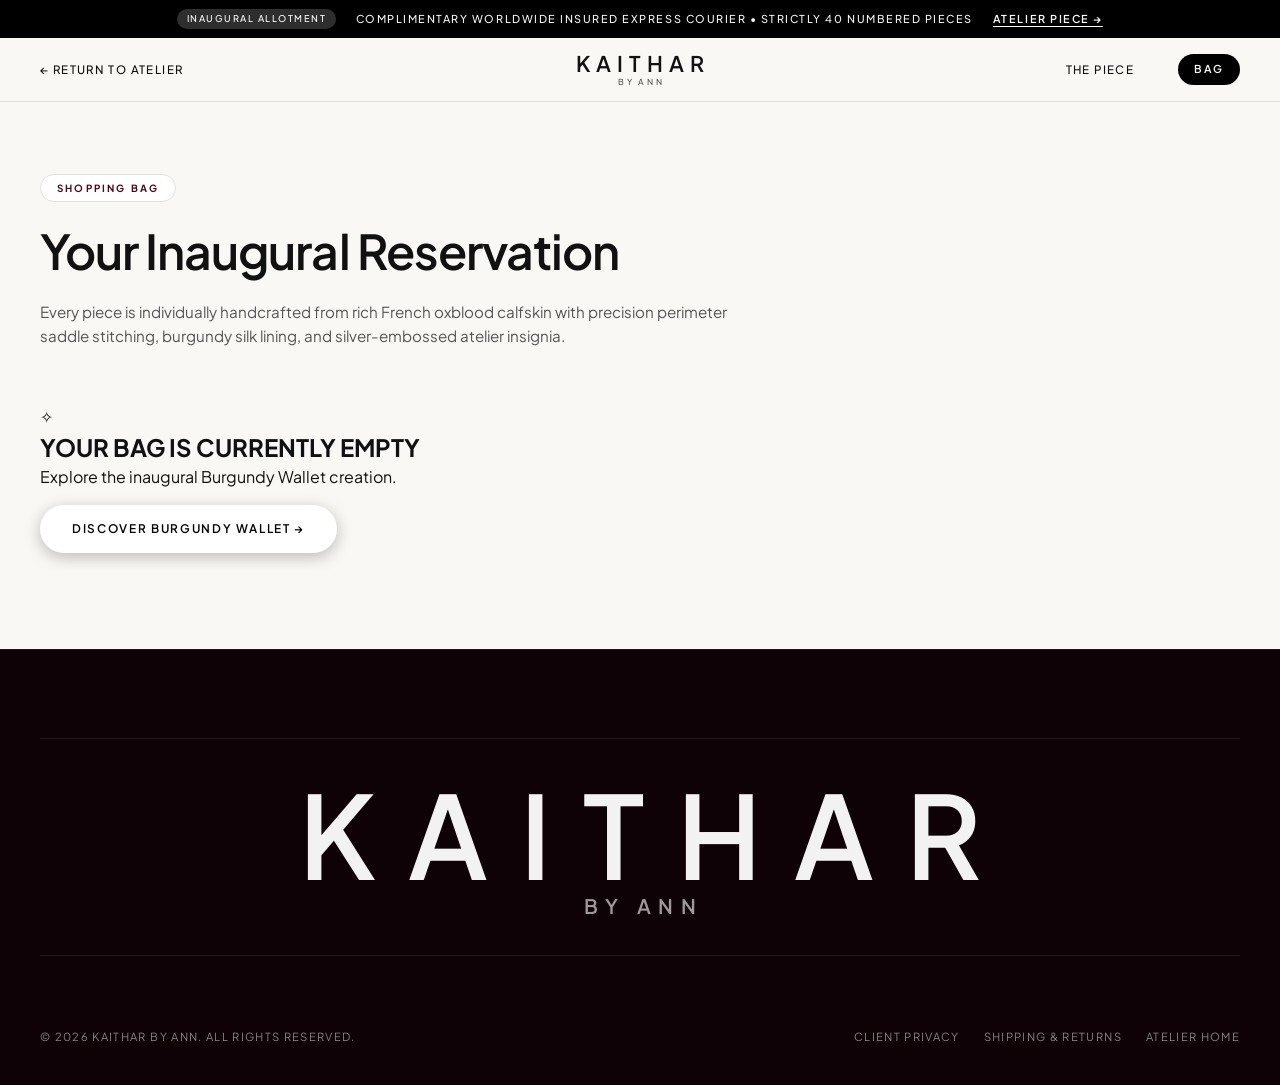
<file: cart.html>
<!DOCTYPE html>
<html lang="en">
<head>
  <meta charset="UTF-8">
  <meta name="viewport" content="width=device-width, initial-scale=1.0, maximum-scale=5.0, viewport-fit=cover">
  <title>Your Bag — KAITHAR BY ANN</title>
  <meta name="description" content="Your shopping bag — KAITHAR by ANN. Handcrafted luxury leather goods. Limited inaugural edition of 40 numbered pieces.">
  <meta name="theme-color" content="#FAF8F5">
  <meta name="color-scheme" content="light">

  <link rel="icon" type="image/svg+xml" href="data:image/svg+xml,%3Csvg xmlns='http://www.w3.org/2000/svg' viewBox='0 0 32 32'%3E%3Ccircle cx='16' cy='16' r='16' fill='%23111111'/%3E%3Ccircle cx='16' cy='16' r='3' fill='%23FAF8F5'/%3E%3C/svg%3E">

  <!-- Fonts -->
  <link rel="preconnect" href="https://fonts.googleapis.com">
  <link rel="preconnect" href="https://fonts.gstatic.com" crossorigin>
  <link href="https://fonts.googleapis.com/css2?family=Plus+Jakarta+Sans:ital,wght@0,300;0,400;0,500;0,600;0,700;1,400&family=Inter:wght@300;400;500;600&family=Cormorant+Garamond:ital,wght@0,400;0,500;1,400&display=swap" rel="stylesheet">

  <link rel="stylesheet" href="style.css?v=kaithar_hero">
</head>
<body class="saltstone-theme cart-page-body">

  <!-- Top Announcement Bar -->
  <aside class="announcement-bar">
    <div class="announcement-inner">
      <span class="announcement-badge">INAUGURAL ALLOTMENT</span>
      <span class="announcement-text">Complimentary Worldwide Insured Express Courier • Strictly 40 Numbered Pieces</span>
      <a href="index.html#product" class="announcement-cta">ATELIER PIECE →</a>
    </div>
  </aside>

  <!-- Header -->
  <header class="site-header" id="header">
    <div class="header-inner">
      
      <div class="header-nav-left">
        <a href="index.html" class="nav-link">← RETURN TO ATELIER</a>
      </div>

      <div class="header-brand-wrap">
        <a href="index.html" class="header-brand-link" aria-label="Kaithar by Ann Home">
          <span class="header-brand-title">KAITHAR</span>
          <span class="header-brand-sub">BY ANN</span>
        </a>
      </div>

      <div class="header-utility">
        <a href="index.html#product" class="nav-link" style="margin-right: 1rem;">THE PIECE</a>
        <div class="header-cart-btn active">
          <span class="cart-label">BAG</span>
          <span class="cart-counter-pill" id="headerCartCount">1</span>
        </div>
      </div>

    </div>
  </header>

  <!-- Full Cart View -->
  <main class="cart-main-container">
    <div class="section-container">
      
      <div class="cart-page-header">
        <span class="section-tag-pill">SHOPPING BAG</span>
        <h1 class="cart-page-title">Your Inaugural Reservation</h1>
        <p class="cart-page-subtitle">Every piece is individually handcrafted from rich French oxblood calfskin with precision perimeter saddle stitching, burgundy silk lining, and silver-embossed atelier insignia.</p>
      </div>

      <!-- Empty Cart Message -->
      <div class="empty-cart-view" id="emptyCartView" style="display: none;">
        <div class="empty-cart-icon">✧</div>
        <h2 class="empty-cart-title">YOUR BAG IS CURRENTLY EMPTY</h2>
        <p class="empty-cart-desc">Explore the inaugural Burgundy Wallet creation.</p>
        <a href="index.html#product" class="btn-pill-solid" style="display: inline-flex; margin-top: 1rem;">
          <span>DISCOVER BURGUNDY WALLET →</span>
        </a>
      </div>

      <!-- Active Cart Content -->
      <div class="cart-content-layout" id="activeCartLayout">
        
        <!-- Left: Items Table -->
        <div class="cart-items-column">
          <div class="cart-table-head">
            <span>PIECE</span>
            <span>SPECIFICATION</span>
            <span>QTY</span>
            <span>TOTAL</span>
          </div>

          <div class="cart-items-list" id="cartItemsList">
            <!-- Rendered by JS -->
          </div>

          <div class="cart-guarantee-strip">
            <div class="guarantee-item">
              <span class="guarantee-icon">✦</span>
              <p><strong>Numbered Edition</strong> — Hand-stamped certificate of atelier authenticity.</p>
            </div>
            <div class="guarantee-item">
              <span class="guarantee-icon">✦</span>
              <p><strong>Complimentary Courier</strong> — Insured express air courier shipping worldwide.</p>
            </div>
            <div class="guarantee-item">
              <span class="guarantee-icon">✦</span>
              <p><strong>Signature Archival Box</strong> — Wooden presentation case with raw silk wrap.</p>
            </div>
          </div>
        </div>

        <!-- Right: Order Summary Box -->
        <aside class="cart-summary-column">
          <div class="summary-card">
            <h3 class="summary-title">RESERVATION SUMMARY</h3>

            <div class="summary-row">
              <span class="summary-label">Subtotal</span>
              <span class="summary-val" id="summarySubtotal">₹4,000 INR</span>
            </div>

            <div class="summary-row">
              <span class="summary-label">Worldwide Priority Courier</span>
              <span class="summary-val highlight-free">COMPLIMENTARY</span>
            </div>

            <div class="summary-row">
              <span class="summary-label">Atelier Archival Packaging</span>
              <span class="summary-val highlight-free">INCLUDED</span>
            </div>

            <!-- Promo Code Input -->
            <div class="promo-box">
              <div class="promo-input-wrap">
                <input type="text" placeholder="Privileged Atelier Code" class="promo-input" id="promoInput">
                <button type="button" class="promo-btn" id="applyPromoBtn">APPLY</button>
              </div>
              <p class="promo-feedback" id="promoFeedback"></p>
            </div>

            <div class="summary-divider"></div>

            <div class="summary-total-row">
              <span class="total-label">TOTAL (INR)</span>
              <span class="total-val" id="summaryTotal">₹4,000 INR</span>
            </div>

            <button type="button" class="btn-pill-solid btn-checkout-primary" id="btnCheckoutTrigger">
              <span>PROCEED TO PRIVATE CHECKOUT →</span>
            </button>

            <p class="summary-secure-note">
              🔒 256-BIT ENCRYPTED ATELIER RESERVATION • EDITION 01 / 40 PIECES
            </p>
          </div>
        </aside>

      </div>

    </div>
  </main>

  <!-- Checkout Modal Dialog -->
  <div class="checkout-modal-overlay" id="checkoutModalOverlay" aria-hidden="true">
    <div class="checkout-modal-box" role="dialog" aria-modal="true" aria-labelledby="modalHeading">
      <button type="button" class="btn-close-modal" id="btnCloseModal" aria-label="Close dialog">×</button>
      
      <span class="modal-badge-tag">FINAL ALLOTMENT</span>
      <h2 class="modal-heading" id="modalHeading">Confirm Wallet Reservation</h2>
      <p class="modal-subtext">Each piece is sequentially hand-stamped with its unique edition number (1/40) and accompanied by an atelier certificate.</p>

      <form class="checkout-modal-form" id="checkoutForm">
        <div class="modal-input-row">
          <input type="text" placeholder="Full Name" required class="input-field-salt" id="checkoutName">
          <input type="email" placeholder="Email Address" required class="input-field-salt" id="checkoutEmail">
        </div>

        <div class="modal-input-row">
          <input type="tel" placeholder="Phone Number (for courier)" required class="input-field-salt" id="checkoutPhone">
          <input type="text" placeholder="Country / Region" required class="input-field-salt" id="checkoutCountry">
        </div>

        <input type="text" placeholder="Delivery Address / City / Postal Code" required class="input-field-salt" id="checkoutAddress">

        <div class="order-preview-mini">
          <span>Total Allotment Value:</span>
          <strong id="modalTotalPayable">₹4,000 INR</strong>
        </div>

        <button type="submit" class="btn-pill-solid btn-modal-confirm" id="btnConfirmReservation">
          <span>CONFIRM NUMBERED RESERVATION — ₹4,000 INR →</span>
        </button>

        <p class="form-feedback-status" id="checkoutStatus"></p>
      </form>
    </div>
  </div>

  <!-- Minimalist Luxury Footer -->
  <footer class="site-footer">
    <div class="footer-container">
      <div class="footer-brand-hero">
        <span class="footer-brand-name">KAITHAR</span>
        <span class="footer-brand-by">BY ANN</span>
      </div>

      <div class="footer-bottom-row">
        <p class="footer-copyright">© 2026 KAITHAR BY ANN. ALL RIGHTS RESERVED.</p>
        <div class="footer-legal-links">
          <a href="#">CLIENT PRIVACY</a>
          <a href="#">SHIPPING & RETURNS</a>
          <a href="index.html">ATELIER HOME</a>
        </div>
      </div>
    </div>
  </footer>

  <script src="script.js?v=burgundy_wallet_v1"></script>
</body>
</html>
</file>
<file: style.css>
/* ==========================================================================
   KAITHAR BY ANN — SALT & STONE CONTEMPORARY EDITORIAL DESIGN SYSTEM
   ========================================================================== */

/* 1. Global Reset & Design Tokens */
*, *::before, *::after {
  box-sizing: border-box;
  margin: 0;
  padding: 0;
  -webkit-font-smoothing: antialiased;
  -moz-osx-font-smoothing: grayscale;
}

:root {
  /* Salt & Stone Color Palette: Warm Stone, Crisp White & Deep Charcoal */
  --color-stone-bg: #FAF8F5;
  --color-stone-warm: #F4F0E8;
  --color-stone-card: #FFFFFF;
  --color-stone-border: #E5E1D8;
  --color-stone-border-light: #ECE8DF;
  --color-stone-muted: #8E8A82;

  --color-charcoal: #111111;
  --color-charcoal-deep: #080808;
  --color-charcoal-muted: #555555;
  --color-charcoal-faint: #777777;

  --color-oxblood: #4A0917;
  --color-oxblood-tint: #F7EFF1;
  --color-gold-accent: #B88E52;

  /* Typography */
  --font-sans: 'Plus Jakarta Sans', 'Inter', -apple-system, BlinkMacSystemFont, "Segoe UI", Roboto, sans-serif;
  --font-serif: 'Cormorant Garamond', Georgia, serif;

  --header-height: 64px;
  --announcement-height: 38px;
  --radius-pill: 9999px;
  --radius-card: 8px;
  --radius-sm: 4px;
  
  --shadow-subtle: 0 4px 20px rgba(0, 0, 0, 0.04);
  --shadow-medium: 0 12px 36px rgba(0, 0, 0, 0.08);
  --shadow-floating: 0 20px 50px rgba(0, 0, 0, 0.12);
  
  --transition-fast: 0.2s ease;
  --transition-smooth: 0.35s cubic-bezier(0.16, 1, 0.3, 1);
}

html {
  scroll-behavior: smooth;
  background-color: var(--color-stone-bg);
  color: var(--color-charcoal);
  font-family: var(--font-sans);
  font-size: 16px;
  overflow-x: clip;
  width: 100%;
}

body.saltstone-theme {
  background-color: var(--color-stone-bg);
  color: var(--color-charcoal);
  font-family: var(--font-sans);
  overflow-x: clip;
  width: 100%;
  position: relative;
  line-height: 1.5;
}

main {
  overflow-x: clip;
  width: 100%;
}

/* Ensure smooth anchor jumps clear the sticky header and announcement bar */
#hero,
#ticker,
#product,
#architecture,
#manifesto,
#invitation {
  scroll-margin-top: calc(var(--header-height) + var(--announcement-height) + 1rem);
}

img {
  max-width: 100%;
  height: auto;
  display: block;
}

a {
  color: inherit;
  text-decoration: none;
}

button {
  font-family: inherit;
  cursor: pointer;
  border: none;
  background: none;
}

/* ==========================================================================
   2. Salt & Stone Top Announcement Bar
   ========================================================================== */
.announcement-bar {
  background-color: #000000;
  color: #FFFFFF;
  height: var(--announcement-height);
  display: flex;
  align-items: center;
  justify-content: center;
  font-size: 0.68rem;
  letter-spacing: 0.14em;
  text-transform: uppercase;
  font-weight: 500;
  padding: 0 1.5rem;
  position: relative;
  z-index: 110;
  overflow: hidden;
  width: 100%;
  max-width: 100vw;
  contain: paint;
}

.announcement-inner {
  display: flex;
  align-items: center;
  justify-content: center;
  gap: 1.25rem;
  white-space: nowrap;
  max-width: 100%;
}

.announcement-badge {
  background: rgba(255, 255, 255, 0.18);
  padding: 0.2rem 0.6rem;
  border-radius: var(--radius-pill);
  font-size: 0.58rem;
  letter-spacing: 0.16em;
}

.announcement-text {
  opacity: 0.95;
}

.announcement-cta {
  color: #FFFFFF;
  text-decoration: underline;
  text-underline-offset: 3px;
  font-weight: 600;
  transition: opacity var(--transition-fast);
}

.announcement-cta:hover {
  opacity: 0.75;
}

/* ==========================================================================
   3. Salt & Stone Minimalist Sticky Header
   ========================================================================== */
.site-header {
  position: sticky;
  top: 0;
  left: 0;
  width: 100%;
  height: var(--header-height);
  background-color: rgba(250, 248, 245, 0.94);
  backdrop-filter: blur(14px);
  -webkit-backdrop-filter: blur(14px);
  border-bottom: 1px solid var(--color-stone-border);
  z-index: 100;
  transition: background-color var(--transition-smooth), border-color var(--transition-smooth);
}

.header-inner {
  max-width: 1440px;
  height: 100%;
  margin: 0 auto;
  padding: 0 2.5rem;
  display: grid;
  grid-template-columns: 1fr auto 1fr;
  align-items: center;
}

.header-nav-left {
  display: flex;
  align-items: center;
  gap: 2rem;
}

.nav-link {
  font-size: 0.72rem;
  font-weight: 500;
  letter-spacing: 0.12em;
  text-transform: uppercase;
  color: var(--color-charcoal);
  position: relative;
  transition: color var(--transition-fast);
}

.nav-link::after {
  content: '';
  position: absolute;
  bottom: -4px;
  left: 0;
  width: 0;
  height: 1px;
  background-color: var(--color-charcoal);
  transition: width var(--transition-fast);
}

.nav-link:hover::after {
  width: 100%;
}

.header-brand-wrap {
  text-align: center;
}

.header-brand-link {
  display: inline-flex;
  flex-direction: column;
  align-items: center;
  line-height: 1;
}

.header-brand-title {
  font-size: 1.35rem;
  font-weight: 600;
  letter-spacing: 0.28em;
  margin-right: -0.28em;
  color: var(--color-charcoal);
}

.header-brand-sub {
  font-size: 0.52rem;
  font-weight: 500;
  letter-spacing: 0.32em;
  margin-right: -0.32em;
  color: var(--color-charcoal-muted);
  margin-top: 3px;
}

.header-utility {
  display: flex;
  align-items: center;
  justify-content: flex-end;
  gap: 1.75rem;
}

.currency-tag {
  font-size: 0.7rem;
  font-weight: 500;
  letter-spacing: 0.1em;
  color: var(--color-charcoal-muted);
}

.header-cart-btn {
  display: inline-flex;
  align-items: center;
  gap: 0.55rem;
  background: #000000;
  color: #FFFFFF;
  padding: 0.45rem 1rem;
  border-radius: var(--radius-pill);
  font-size: 0.68rem;
  font-weight: 600;
  letter-spacing: 0.15em;
  transition: all var(--transition-fast);
}

.header-cart-btn:hover {
  background: #282828;
  transform: translateY(-1px);
}

.cart-counter-pill {
  background: #FFFFFF;
  color: #000000;
  border-radius: var(--radius-pill);
  padding: 0.1rem 0.45rem;
  font-size: 0.62rem;
  font-weight: 700;
}

/* ==========================================================================
   4. Salt & Stone Editorial Hero Banner
   ========================================================================== */
.hero-stage {
  position: relative;
  min-height: 640px;
  height: clamp(640px, 86vh, 860px);
  max-height: 880px;
  display: flex;
  align-items: center;
  justify-content: flex-start;
  overflow: hidden;
  background-color: #120307;
  padding: 4rem 2.5rem;
}

.hero-media-wrap {
  position: absolute;
  inset: 0;
  width: 100%;
  height: 100%;
  z-index: 1;
}

.hero-media-img {
  width: 100%;
  height: 100%;
  object-fit: cover;
  object-position: center;
  filter: brightness(0.85);
}

.hero-scrim-gradient {
  position: absolute;
  inset: 0;
  background: linear-gradient(
    90deg,
    rgba(14, 2, 5, 0.88) 0%,
    rgba(18, 3, 7, 0.68) 45%,
    rgba(22, 3, 8, 0.25) 100%
  );
  z-index: 2;
}

.hero-content-container {
  position: relative;
  z-index: 10;
  max-width: 1440px;
  width: 100%;
  margin: 0 auto;
  display: grid;
  grid-template-columns: 1.15fr 0.85fr;
  align-items: center;
  gap: 3.5rem;
}

.hero-product-preview {
  display: flex;
  justify-content: center;
  align-items: center;
  position: relative;
}

.hero-wallet-frame {
  position: relative;
  display: flex;
  flex-direction: column;
  align-items: center;
  animation: heroFloat 5s ease-in-out infinite alternate;
}

@keyframes heroFloat {
  0% { transform: translateY(0px); }
  100% { transform: translateY(-10px); }
}

.hero-wallet-img {
  max-height: 440px;
  width: auto;
  object-fit: contain;
  filter: drop-shadow(0 25px 45px rgba(0, 0, 0, 0.65));
  transition: transform 0.4s ease;
}

.hero-wallet-img:hover {
  transform: scale(1.02);
}

.hero-wallet-badge {
  display: inline-flex;
  align-items: center;
  gap: 0.75rem;
  background: rgba(22, 4, 8, 0.85);
  backdrop-filter: blur(12px);
  -webkit-backdrop-filter: blur(12px);
  border: 1px solid rgba(255, 255, 255, 0.22);
  border-radius: var(--radius-pill);
  padding: 0.45rem 1.15rem;
  margin-top: 1.25rem;
  font-size: 0.62rem;
  letter-spacing: 0.16em;
  color: #FAF8F5;
}

.hero-badge-edition {
  font-weight: 700;
  color: #E8B4B8;
}

.hero-badge-dot {
  width: 4px;
  height: 4px;
  border-radius: 50%;
  background: rgba(255, 255, 255, 0.4);
}

.hero-badge-material {
  opacity: 0.85;
  font-weight: 500;
}

.hero-editorial-card {
  max-width: 580px;
  color: #FFFFFF;
  display: flex;
  flex-direction: column;
  gap: 1.5rem;
  animation: heroCardFadeIn 0.9s cubic-bezier(0.16, 1, 0.3, 1) forwards;
}

@keyframes heroCardFadeIn {
  from {
    opacity: 0;
    transform: translateY(20px);
  }
  to {
    opacity: 1;
    transform: translateY(0);
  }
}

.hero-pill-tag {
  display: inline-flex;
  align-items: center;
  gap: 0.5rem;
  background: rgba(255, 255, 255, 0.14);
  border: 1px solid rgba(255, 255, 255, 0.24);
  backdrop-filter: blur(8px);
  border-radius: var(--radius-pill);
  padding: 0.35rem 0.95rem;
  font-size: 0.62rem;
  letter-spacing: 0.2em;
  font-weight: 600;
  width: fit-content;
}

.pill-dot {
  width: 6px;
  height: 6px;
  background: #25d366;
  border-radius: 50%;
  box-shadow: 0 0 8px rgba(37, 211, 102, 0.8);
}

.hero-title-group {
  display: flex;
  flex-direction: column;
  gap: 0.4rem;
}

.hero-headline {
  font-size: clamp(2.8rem, 5.5vw, 4.4rem);
  font-weight: 500;
  letter-spacing: 0.12em;
  text-transform: uppercase;
  line-height: 1.05;
  color: #FFFFFF;
}

.hero-author-credit {
  font-size: 0.72rem;
  letter-spacing: 0.32em;
  font-weight: 600;
  color: rgba(255, 255, 255, 0.7);
  text-transform: uppercase;
}

.hero-lead {
  font-size: 1rem;
  line-height: 1.65;
  color: rgba(255, 255, 255, 0.88);
  font-weight: 300;
}

.hero-btn-row {
  display: flex;
  align-items: center;
  gap: 1rem;
  flex-wrap: wrap;
  margin-top: 0.5rem;
}

/* Salt & Stone Iconic Black Pill Buttons */
.btn-pill-solid {
  display: inline-flex;
  align-items: center;
  justify-content: center;
  gap: 0.65rem;
  background-color: #FFFFFF;
  color: #000000;
  border-radius: var(--radius-pill);
  padding: 0.95rem 2rem;
  font-size: 0.74rem;
  font-weight: 600;
  letter-spacing: 0.14em;
  text-transform: uppercase;
  transition: all var(--transition-fast);
  box-shadow: 0 4px 16px rgba(0, 0, 0, 0.25);
}

.btn-pill-solid:hover {
  background-color: #FAF8F5;
  transform: translateY(-2px);
  box-shadow: 0 8px 24px rgba(0, 0, 0, 0.35);
}

.btn-pill-solid .btn-arrow {
  font-size: 0.95rem;
  transition: transform var(--transition-fast);
}

.btn-pill-solid:hover .btn-arrow {
  transform: translateX(3px);
}

.btn-pill-ghost {
  display: inline-flex;
  align-items: center;
  justify-content: center;
  border: 1px solid rgba(255, 255, 255, 0.4);
  color: #FFFFFF;
  border-radius: var(--radius-pill);
  padding: 0.95rem 1.8rem;
  font-size: 0.72rem;
  font-weight: 500;
  letter-spacing: 0.14em;
  text-transform: uppercase;
  transition: all var(--transition-fast);
}

.btn-pill-ghost:hover {
  border-color: #FFFFFF;
  background: rgba(255, 255, 255, 0.1);
}

.hero-trust-strip {
  display: flex;
  align-items: center;
  gap: 1rem;
  font-size: 0.68rem;
  letter-spacing: 0.12em;
  color: rgba(255, 255, 255, 0.7);
  text-transform: uppercase;
  flex-wrap: wrap;
  margin-top: 0.5rem;
}

.trust-item {
  display: flex;
  align-items: center;
  gap: 0.35rem;
}

.trust-icon {
  color: var(--color-gold-accent);
  font-size: 0.7rem;
}

.scroll-down-cue {
  position: absolute;
  bottom: 2rem;
  right: 2.5rem;
  z-index: 10;
  display: flex;
  align-items: center;
  gap: 0.5rem;
  color: rgba(255, 255, 255, 0.6);
  font-size: 0.62rem;
  letter-spacing: 0.2em;
  text-transform: uppercase;
  transition: color var(--transition-fast);
}

.scroll-down-cue:hover {
  color: #FFFFFF;
}

/* ==========================================================================
   5. Salt & Stone Running Press Accolades Ticker
   ========================================================================== */
.press-ticker-section {
  background-color: var(--color-stone-warm);
  border-top: 1px solid var(--color-stone-border);
  border-bottom: 1px solid var(--color-stone-border);
  padding: 1.1rem 0;
  overflow: hidden;
  white-space: nowrap;
  width: 100%;
  max-width: 100vw;
  contain: paint;
}

.ticker-inner {
  display: flex;
  width: 100%;
}

.ticker-track {
  display: flex;
  align-items: center;
  gap: 2.5rem;
  animation: tickerSlide 35s linear infinite;
  white-space: nowrap;
}

@keyframes tickerSlide {
  0% { transform: translate3d(0, 0, 0); }
  100% { transform: translate3d(-50%, 0, 0); }
}

.ticker-quote {
  font-size: 0.78rem;
  letter-spacing: 0.08em;
  color: var(--color-charcoal);
  font-weight: 400;
}

.ticker-quote strong {
  font-weight: 700;
  letter-spacing: 0.14em;
}

.ticker-star {
  color: var(--color-oxblood);
  font-size: 0.8rem;
}

/* ==========================================================================
   6. Salt & Stone Signature 2-Column Product Spotlight
   ========================================================================== */
.product-showcase-section {
  padding: 5.5rem 2.5rem;
  background-color: var(--color-stone-bg);
}

.showcase-container {
  max-width: 1320px;
  margin: 0 auto;
}

.product-grid-layout {
  display: grid;
  grid-template-columns: 1.15fr 1fr;
  gap: 4.5rem;
  align-items: start;
}

/* Left Gallery Column */
.product-gallery-column {
  position: sticky;
  top: calc(var(--header-height) + 1.5rem);
  display: flex;
  flex-direction: column;
  gap: 1rem;
}

.main-image-stage {
  position: relative;
  background-color: #FAF8F5;
  border: 1px solid var(--color-stone-border);
  border-radius: var(--radius-card);
  overflow: hidden;
  aspect-ratio: 4 / 3;
  box-shadow: var(--shadow-subtle);
  display: flex;
  align-items: center;
  justify-content: center;
  padding: 1.75rem;
}

.gallery-edition-pill {
  display: none !important;
}

.gallery-hero-img {
  width: 100%;
  height: 100%;
  object-fit: contain;
  object-position: center;
  transition: opacity 0.25s ease, transform 0.4s ease;
}

/* Gallery Active Angle Caption Bar */
.gallery-active-bar {
  display: flex;
  align-items: center;
  justify-content: space-between;
  padding: 0.2rem 0.25rem 0.4rem;
}

.gallery-active-title {
  font-size: 0.72rem;
  font-weight: 600;
  letter-spacing: 0.12em;
  text-transform: uppercase;
  color: var(--color-charcoal);
  display: inline-flex;
  align-items: center;
  gap: 0.45rem;
}

.gallery-active-title::before {
  content: '';
  display: inline-block;
  width: 6px;
  height: 6px;
  border-radius: 50%;
  background: var(--color-oxblood);
}

.gallery-view-count {
  font-size: 0.64rem;
  letter-spacing: 0.14em;
  font-weight: 600;
  color: var(--color-charcoal-muted);
  text-transform: uppercase;
}

/* 7 Official Studio Thumbnails Row */
.gallery-thumbs-row {
  display: grid;
  grid-template-columns: repeat(7, minmax(0, 1fr));
  gap: 0.5rem;
  width: 100%;
}

.thumb-card {
  background: #FFFFFF;
  border: 1.5px solid var(--color-stone-border);
  border-radius: var(--radius-sm);
  padding: 0.35rem;
  display: flex;
  flex-direction: column;
  align-items: center;
  gap: 0.25rem;
  cursor: pointer;
  transition: all var(--transition-fast);
  position: relative;
  outline: none;
}

.thumb-card img {
  width: 100%;
  aspect-ratio: 4 / 3;
  object-fit: contain;
  border-radius: 2px;
}

.thumb-num {
  font-size: 0.54rem;
  letter-spacing: 0.08em;
  font-weight: 700;
  color: var(--color-charcoal-muted);
  line-height: 1;
}

.thumb-card:hover,
.thumb-card.active {
  border-color: #111111;
  box-shadow: 0 4px 14px rgba(0, 0, 0, 0.1);
  transform: translateY(-1px);
}

.thumb-card.active {
  background: #F4F0E8;
  border-color: #111111;
}

.thumb-card.active .thumb-num {
  color: #111111;
  font-weight: 800;
}

/* Right Details Column */
.product-info-column {
  display: flex;
  flex-direction: column;
  gap: 2rem;
}

.product-header-block {
  border-bottom: 1px solid var(--color-stone-border);
  padding-bottom: 1.5rem;
}

.product-category-row {
  display: flex;
  align-items: center;
  justify-content: space-between;
  margin-bottom: 0.6rem;
}

.product-category-label {
  font-size: 0.68rem;
  letter-spacing: 0.22em;
  font-weight: 600;
  color: var(--color-charcoal-muted);
  text-transform: uppercase;
}

.product-rating-stars {
  font-size: 0.75rem;
  color: #111111;
  font-weight: 600;
}

.rating-count {
  font-size: 0.68rem;
  color: var(--color-charcoal-muted);
  font-weight: 400;
  margin-left: 0.3rem;
}

.product-main-title {
  font-size: clamp(2.2rem, 3.8vw, 3rem);
  font-weight: 600;
  letter-spacing: -0.01em;
  color: var(--color-charcoal);
  margin-bottom: 0.8rem;
}

.product-price-row {
  display: flex;
  align-items: baseline;
  gap: 1rem;
  flex-wrap: wrap;
}

.product-price-val {
  font-size: 1.6rem;
  font-weight: 600;
  color: var(--color-charcoal);
  letter-spacing: -0.01em;
}

.tax-shipping-note {
  font-size: 0.72rem;
  color: var(--color-charcoal-muted);
}

/* Sensorial Notes Box (Salt & Stone Signature) */
.material-notes-card {
  background: #FFFFFF;
  border: 1px solid var(--color-stone-border);
  border-radius: var(--radius-card);
  padding: 1.5rem;
  box-shadow: var(--shadow-subtle);
}

.notes-header-tag {
  font-size: 0.64rem;
  font-weight: 700;
  letter-spacing: 0.22em;
  color: var(--color-oxblood);
  text-transform: uppercase;
  display: block;
  margin-bottom: 1.2rem;
}

.notes-grid {
  display: grid;
  grid-template-columns: 1fr 1fr;
  gap: 1.25rem 1.5rem;
}

.note-item {
  display: flex;
  flex-direction: column;
  gap: 0.2rem;
}

.note-key {
  font-size: 0.58rem;
  letter-spacing: 0.16em;
  font-weight: 600;
  color: var(--color-charcoal-faint);
  text-transform: uppercase;
}

.note-val {
  font-size: 0.86rem;
  font-weight: 600;
  color: var(--color-charcoal);
}

.note-desc {
  font-size: 0.74rem;
  color: var(--color-charcoal-muted);
  line-height: 1.45;
}

/* Buy Box: Quantity & Add to Bag */
.buy-box-container {
  display: flex;
  flex-direction: column;
  gap: 1rem;
}

.qty-and-cta-row {
  display: flex;
  align-items: center;
  gap: 1rem;
}

.qty-stepper {
  display: inline-flex;
  align-items: center;
  justify-content: space-between;
  background: #FFFFFF;
  border: 1px solid var(--color-stone-border);
  border-radius: var(--radius-pill);
  height: 52px;
  width: 120px;
  padding: 0 0.5rem;
  box-shadow: var(--shadow-subtle);
}

.qty-btn {
  width: 32px;
  height: 32px;
  display: flex;
  align-items: center;
  justify-content: center;
  font-size: 1.1rem;
  color: var(--color-charcoal);
  border-radius: 50%;
  transition: background-color var(--transition-fast);
}

.qty-btn:hover {
  background-color: var(--color-stone-warm);
}

.qty-display {
  font-size: 0.9rem;
  font-weight: 600;
  color: var(--color-charcoal);
}

.btn-add-to-bag {
  flex: 1;
  height: 52px;
  background-color: #000000;
  color: #FFFFFF;
}

.btn-add-to-bag:hover {
  background-color: #282828;
}

.allocation-badge-row {
  display: flex;
  align-items: center;
  gap: 0.5rem;
  font-size: 0.75rem;
  color: var(--color-charcoal-muted);
}

.stock-status-dot {
  width: 7px;
  height: 7px;
  background-color: #25d366;
  border-radius: 50%;
}

/* Accordions (Salt & Stone Style) */
.product-accordions {
  display: flex;
  flex-direction: column;
  border-top: 1px solid var(--color-stone-border);
}

.accordion-item {
  border-bottom: 1px solid var(--color-stone-border);
}

.accordion-summary {
  list-style: none;
  cursor: pointer;
  padding: 1.2rem 0;
  display: flex;
  align-items: center;
  justify-content: space-between;
  user-select: none;
}

.accordion-summary::-webkit-details-marker {
  display: none;
}

.summary-title {
  font-size: 0.78rem;
  font-weight: 600;
  letter-spacing: 0.14em;
  text-transform: uppercase;
  color: var(--color-charcoal);
}

.summary-icon {
  font-size: 1.2rem;
  font-weight: 300;
  color: var(--color-charcoal-muted);
  transition: transform var(--transition-fast);
}

.accordion-item[open] .summary-icon {
  transform: rotate(45deg);
}

.accordion-body {
  padding-bottom: 1.4rem;
  font-size: 0.88rem;
  line-height: 1.65;
  color: var(--color-charcoal-muted);
}

.accordion-specs-list {
  list-style: none;
  display: flex;
  flex-direction: column;
  gap: 0.75rem;
}

.accordion-specs-list li strong {
  color: var(--color-charcoal);
  font-weight: 600;
}

/* ==========================================================================
   7. Salt & Stone 4-Quadrant Architecture Grid
   ========================================================================== */
.architecture-section {
  padding: 6rem 2.5rem;
  background-color: var(--color-stone-warm);
  border-top: 1px solid var(--color-stone-border);
  border-bottom: 1px solid var(--color-stone-border);
}

.section-container {
  max-width: 1320px;
  margin: 0 auto;
}

.section-header-centered {
  text-align: center;
  max-width: 680px;
  margin: 0 auto 4rem;
  display: flex;
  flex-direction: column;
  align-items: center;
  gap: 1rem;
}

.section-tag-pill {
  display: inline-flex;
  align-items: center;
  width: fit-content;
  max-width: max-content;
  align-self: flex-start;
  background: #FFFFFF;
  border: 1px solid var(--color-stone-border);
  padding: 0.35rem 1rem;
  border-radius: var(--radius-pill);
  font-size: 0.62rem;
  font-weight: 700;
  letter-spacing: 0.22em;
  text-transform: uppercase;
  color: var(--color-oxblood);
}

.section-header-centered .section-tag-pill,
.invitation-card-salt .section-tag-pill {
  align-self: center;
}

.section-heading-large {
  font-size: clamp(2rem, 3.6vw, 2.8rem);
  font-weight: 600;
  letter-spacing: -0.02em;
  color: var(--color-charcoal);
  line-height: 1.15;
}

.section-subheading {
  font-size: 0.95rem;
  color: var(--color-charcoal-muted);
  line-height: 1.6;
}

.architecture-grid {
  display: grid;
  grid-template-columns: repeat(4, 1fr);
  gap: 1.5rem;
}

.arch-card {
  background: #FFFFFF;
  border: 1px solid var(--color-stone-border);
  border-radius: var(--radius-card);
  padding: 2.2rem 1.75rem;
  display: flex;
  flex-direction: column;
  gap: 0.8rem;
  transition: all var(--transition-smooth);
  box-shadow: var(--shadow-subtle);
}

.arch-card:hover {
  transform: translateY(-4px);
  border-color: #000000;
  box-shadow: var(--shadow-medium);
}

.arch-card-top {
  display: flex;
  align-items: center;
  justify-content: space-between;
  margin-bottom: 0.5rem;
}

.arch-num {
  font-size: 1.1rem;
  font-weight: 700;
  letter-spacing: -0.02em;
  color: var(--color-charcoal);
}

.arch-tag {
  font-size: 0.56rem;
  letter-spacing: 0.18em;
  font-weight: 700;
  text-transform: uppercase;
  color: var(--color-oxblood);
  background: var(--color-oxblood-tint);
  padding: 0.2rem 0.55rem;
  border-radius: var(--radius-pill);
}

.arch-title {
  font-size: 1.1rem;
  font-weight: 600;
  letter-spacing: 0.04em;
  color: var(--color-charcoal);
}

.arch-sub {
  font-size: 0.62rem;
  letter-spacing: 0.16em;
  font-weight: 600;
  color: var(--color-charcoal-faint);
  text-transform: uppercase;
}

.arch-desc {
  font-size: 0.86rem;
  color: var(--color-charcoal-muted);
  line-height: 1.6;
  margin-top: 0.4rem;
}

/* Architectural Specification Blueprint Showcase */
.arch-schematic-wrap {
  margin-top: 3.5rem;
  width: 100%;
}

.arch-schematic-card {
  background: #FFFFFF;
  border: 1px solid var(--color-stone-border);
  border-radius: var(--radius-card);
  padding: 2rem;
  position: relative;
  text-align: center;
  box-shadow: var(--shadow-subtle);
  overflow: hidden;
}

.arch-schematic-badge {
  position: absolute;
  top: 1.5rem;
  left: 1.5rem;
  background: #000000;
  color: #FFFFFF;
  padding: 0.35rem 0.95rem;
  border-radius: var(--radius-pill);
  font-size: 0.58rem;
  font-weight: 600;
  letter-spacing: 0.18em;
  text-transform: uppercase;
  z-index: 5;
}

.arch-schematic-img {
  width: 100%;
  max-width: 960px;
  margin: 0 auto;
  border-radius: var(--radius-sm);
  display: block;
}

.arch-schematic-caption {
  margin-top: 1.25rem;
  font-size: 0.72rem;
  letter-spacing: 0.1em;
  font-weight: 500;
  color: var(--color-charcoal-muted);
  text-transform: uppercase;
}

/* ==========================================================================
   8. Salt & Stone Split Editorial Manifesto
   ========================================================================== */
.manifesto-split-section {
  padding: 0;
  background-color: var(--color-stone-bg);
}

.split-layout {
  display: grid;
  grid-template-columns: 1fr 1fr;
  min-height: 700px;
}

.split-image-col {
  position: relative;
  overflow: hidden;
  background-color: #120307;
}

.split-img {
  width: 100%;
  height: 100%;
  object-fit: cover;
}

.split-badge-overlay {
  position: absolute;
  bottom: 2rem;
  left: 2rem;
  background: rgba(0, 0, 0, 0.75);
  color: #FFFFFF;
  padding: 0.4rem 1rem;
  border-radius: var(--radius-pill);
  font-size: 0.62rem;
  letter-spacing: 0.2em;
  font-weight: 600;
  backdrop-filter: blur(8px);
}

.split-content-col {
  padding: clamp(3rem, 6vw, 6rem) clamp(2.5rem, 5vw, 5rem);
  display: flex;
  flex-direction: column;
  justify-content: center;
  gap: 1.5rem;
}

.split-heading {
  font-size: clamp(2.2rem, 3.8vw, 3.2rem);
  font-weight: 600;
  letter-spacing: -0.02em;
  line-height: 1.1;
  color: var(--color-charcoal);
}

.split-quote {
  font-family: var(--font-serif);
  font-size: 1.55rem;
  font-style: italic;
  line-height: 1.45;
  color: var(--color-charcoal);
  border-left: 2px solid var(--color-oxblood);
  padding-left: 1.5rem;
  margin: 0.5rem 0;
}

.split-author {
  font-size: 0.68rem;
  letter-spacing: 0.22em;
  font-weight: 700;
  color: var(--color-charcoal-muted);
  text-transform: uppercase;
}

.split-paragraph {
  font-size: 0.95rem;
  line-height: 1.7;
  color: var(--color-charcoal-muted);
}

.split-pillars-row {
  display: grid;
  grid-template-columns: repeat(3, 1fr);
  gap: 1.25rem;
  padding-top: 1rem;
  border-top: 1px solid var(--color-stone-border);
}

.pillar-mini {
  display: flex;
  flex-direction: column;
  gap: 0.25rem;
}

.pillar-mini strong {
  font-size: 0.72rem;
  letter-spacing: 0.12em;
  font-weight: 700;
  color: var(--color-charcoal);
  text-transform: uppercase;
}

.pillar-mini span {
  font-size: 0.75rem;
  color: var(--color-charcoal-muted);
}

.split-cta-wrap {
  margin-top: 1rem;
}

/* ==========================================================================
   9. Salt & Stone Style Private Reservation Section
   ========================================================================== */
.invitation-section {
  padding: 6rem 2.5rem;
  background-color: var(--color-stone-warm);
}

.invitation-card-salt {
  max-width: 760px;
  margin: 0 auto;
  background: #FFFFFF;
  border: 1px solid var(--color-stone-border);
  border-radius: var(--radius-card);
  padding: clamp(3rem, 5vw, 4.5rem) clamp(2rem, 4vw, 3.5rem);
  text-align: center;
  box-shadow: var(--shadow-medium);
}

.invitation-heading {
  font-size: clamp(2rem, 3.4vw, 2.6rem);
  font-weight: 600;
  letter-spacing: -0.01em;
  margin: 1.25rem 0 0.8rem;
  color: var(--color-charcoal);
}

.invitation-sub {
  font-size: 0.95rem;
  color: var(--color-charcoal-muted);
  line-height: 1.6;
  max-width: 580px;
  margin: 0 auto 2.5rem;
}

.invitation-form-salt {
  display: flex;
  flex-direction: column;
  gap: 1.25rem;
  text-align: left;
}

.form-row-two {
  display: grid;
  grid-template-columns: 1fr 1fr;
  gap: 1.25rem;
}

.input-group {
  display: flex;
  flex-direction: column;
  gap: 0.45rem;
}

.field-label {
  font-size: 0.62rem;
  letter-spacing: 0.16em;
  font-weight: 700;
  color: var(--color-charcoal);
  text-transform: uppercase;
}

.input-field-salt {
  width: 100%;
  height: 50px;
  background: var(--color-stone-bg);
  border: 1px solid var(--color-stone-border);
  border-radius: var(--radius-sm);
  padding: 0 1.2rem;
  font-family: inherit;
  font-size: 0.88rem;
  color: var(--color-charcoal);
  outline: none;
  transition: border-color var(--transition-fast), background-color var(--transition-fast);
}

.input-field-salt:focus {
  border-color: #000000;
  background: #FFFFFF;
}

.select-field-salt {
  cursor: pointer;
  appearance: auto;
}

.btn-submit-invitation {
  width: 100%;
  height: 52px;
  margin-top: 0.5rem;
  background-color: #111111 !important;
  color: #FFFFFF !important;
  box-shadow: 0 4px 18px rgba(0, 0, 0, 0.22);
}

.btn-submit-invitation:hover {
  background-color: #282828 !important;
  color: #FFFFFF !important;
  transform: translateY(-2px);
  box-shadow: 0 6px 24px rgba(0, 0, 0, 0.3);
}

.form-feedback-status {
  font-size: 0.82rem;
  font-weight: 600;
  color: var(--color-oxblood);
  text-align: center;
  min-height: 1.2rem;
}

.invitation-guarantee-strip {
  display: flex;
  align-items: center;
  justify-content: center;
  gap: 1.5rem;
  font-size: 0.68rem;
  letter-spacing: 0.08em;
  color: var(--color-charcoal-muted);
  text-transform: uppercase;
  flex-wrap: wrap;
  margin-top: 2rem;
  padding-top: 1.5rem;
  border-top: 1px solid var(--color-stone-border-light);
}

.invitation-guarantee-strip span.sep {
  opacity: 0.35;
}

/* ==========================================================================
   10. Salt & Stone Signature Slide-Out Cart Drawer
   ========================================================================== */
.cart-drawer-overlay {
  position: fixed;
  inset: 0;
  background: rgba(0, 0, 0, 0.45);
  backdrop-filter: blur(4px);
  z-index: 998;
  opacity: 0;
  visibility: hidden;
  transition: opacity 0.3s ease, visibility 0.3s ease;
}

.cart-drawer-overlay.active {
  opacity: 1;
  visibility: visible;
}

.cart-drawer {
  position: fixed;
  top: 0;
  right: 0;
  width: 100%;
  max-width: 440px;
  height: 100vh;
  height: 100dvh;
  background: #FFFFFF;
  z-index: 999;
  transform: translateX(100%);
  transition: transform 0.35s cubic-bezier(0.16, 1, 0.3, 1);
  box-shadow: -10px 0 40px rgba(0, 0, 0, 0.15);
}

.cart-drawer.open {
  transform: translateX(0);
}

.cart-drawer-wrapper {
  display: flex;
  flex-direction: column;
  height: 100%;
}

.drawer-header {
  padding: 1.5rem 1.8rem;
  display: flex;
  align-items: center;
  justify-content: space-between;
  border-bottom: 1px solid var(--color-stone-border);
}

.drawer-header-title {
  display: flex;
  align-items: baseline;
  gap: 0.6rem;
}

.drawer-title-main {
  font-size: 1.05rem;
  font-weight: 700;
  letter-spacing: 0.12em;
  color: var(--color-charcoal);
}

.drawer-items-count {
  font-size: 0.72rem;
  color: var(--color-charcoal-muted);
  font-weight: 500;
}

.drawer-close-btn {
  font-size: 1.8rem;
  color: var(--color-charcoal);
  line-height: 1;
  padding: 0 0.5rem;
  transition: transform var(--transition-fast);
}

.drawer-close-btn:hover {
  transform: rotate(90deg);
}

/* Shipping Progress Bar */
.drawer-shipping-meter {
  background: var(--color-stone-warm);
  padding: 0.9rem 1.8rem;
  border-bottom: 1px solid var(--color-stone-border);
}

.meter-text {
  display: flex;
  align-items: center;
  gap: 0.45rem;
  font-size: 0.72rem;
  font-weight: 600;
  color: var(--color-charcoal);
  margin-bottom: 0.5rem;
}

.meter-check {
  color: #25d366;
  font-weight: 800;
}

.meter-bar {
  height: 4px;
  background: var(--color-stone-border);
  border-radius: 999px;
  overflow: hidden;
}

.meter-fill {
  height: 100%;
  background: #000000;
  border-radius: 999px;
}

/* Drawer Items List */
.drawer-items-list {
  flex: 1;
  overflow-y: auto;
  padding: 1.5rem 1.8rem;
  display: flex;
  flex-direction: column;
  gap: 1.5rem;
}

.cart-item-row {
  display: grid;
  grid-template-columns: 80px 1fr;
  gap: 1.25rem;
  align-items: start;
  padding-bottom: 1.5rem;
  border-bottom: 1px solid var(--color-stone-border-light);
}

.cart-item-thumb {
  width: 80px;
  aspect-ratio: 4 / 3;
  border-radius: var(--radius-sm);
  overflow: hidden;
  background: var(--color-stone-warm);
  border: 1px solid var(--color-stone-border);
}

.cart-item-thumb img {
  width: 100%;
  height: 100%;
  object-fit: cover;
}

.cart-item-info {
  display: flex;
  flex-direction: column;
  gap: 0.35rem;
}

.cart-item-title {
  font-size: 0.9rem;
  font-weight: 600;
  color: var(--color-charcoal);
  letter-spacing: 0.02em;
}

.cart-item-edition {
  font-size: 0.68rem;
  color: var(--color-oxblood);
  font-weight: 600;
}

.cart-item-price-calc {
  font-size: 0.85rem;
  font-weight: 600;
  color: var(--color-charcoal);
  margin-top: 0.2rem;
}

.cart-item-controls {
  display: flex;
  align-items: center;
  justify-content: space-between;
  margin-top: 0.6rem;
}

.drawer-stepper {
  display: inline-flex;
  align-items: center;
  gap: 0.6rem;
  background: var(--color-stone-bg);
  border: 1px solid var(--color-stone-border);
  border-radius: var(--radius-pill);
  padding: 0.2rem 0.6rem;
}

.drawer-stepper button {
  font-size: 0.9rem;
  font-weight: 600;
  color: var(--color-charcoal);
}

.drawer-stepper span {
  font-size: 0.8rem;
  font-weight: 600;
}

.btn-remove-item {
  font-size: 0.68rem;
  text-decoration: underline;
  color: var(--color-charcoal-muted);
  cursor: pointer;
}

.btn-remove-item:hover {
  color: var(--color-oxblood);
}

/* Drawer Footer */
.drawer-footer-block {
  padding: 1.5rem 1.8rem;
  background: var(--color-stone-bg);
  border-top: 1px solid var(--color-stone-border);
  display: flex;
  flex-direction: column;
  gap: 1rem;
}

.drawer-subtotal-line {
  display: flex;
  align-items: center;
  justify-content: space-between;
}

.subtotal-label {
  font-size: 0.82rem;
  font-weight: 700;
  letter-spacing: 0.12em;
  color: var(--color-charcoal);
}

.subtotal-value {
  font-size: 1.25rem;
  font-weight: 700;
  color: var(--color-charcoal);
}

.drawer-shipping-disclaimer {
  font-size: 0.72rem;
  color: var(--color-charcoal-muted);
}

.drawer-actions-stack {
  display: flex;
  flex-direction: column;
  gap: 0.75rem;
}

.btn-checkout-main {
  width: 100%;
  height: 50px;
}

.btn-link-bag-page {
  text-align: center;
  font-size: 0.72rem;
  font-weight: 700;
  letter-spacing: 0.14em;
  text-transform: uppercase;
  color: var(--color-charcoal);
  text-decoration: underline;
  text-underline-offset: 4px;
}

.drawer-security-badges {
  display: flex;
  align-items: center;
  justify-content: center;
  gap: 0.8rem;
  font-size: 0.62rem;
  letter-spacing: 0.1em;
  color: var(--color-charcoal-muted);
  text-transform: uppercase;
  margin-top: 0.5rem;
}

/* Modal Dialog */
.checkout-modal-overlay {
  position: fixed;
  inset: 0;
  background: rgba(0, 0, 0, 0.6);
  backdrop-filter: blur(8px);
  z-index: 1050;
  opacity: 0;
  visibility: hidden;
  transition: opacity 0.3s ease, visibility 0.3s ease;
  display: flex;
  align-items: center;
  justify-content: center;
  padding: 1.5rem;
}

.checkout-modal-overlay.active {
  opacity: 1;
  visibility: visible;
}

.checkout-modal-box {
  background: #FFFFFF;
  border-radius: var(--radius-card);
  max-width: 540px;
  width: 100%;
  padding: 2.5rem;
  position: relative;
  box-shadow: var(--shadow-floating);
}

.btn-close-modal {
  position: absolute;
  top: 1.5rem;
  right: 1.5rem;
  font-size: 1.8rem;
  line-height: 1;
  color: var(--color-charcoal-muted);
}

.modal-badge-tag {
  font-size: 0.62rem;
  font-weight: 700;
  letter-spacing: 0.2em;
  color: var(--color-oxblood);
  text-transform: uppercase;
}

.modal-heading {
  font-size: 1.75rem;
  font-weight: 600;
  letter-spacing: -0.01em;
  margin: 0.5rem 0 0.8rem;
}

.modal-subtext {
  font-size: 0.86rem;
  color: var(--color-charcoal-muted);
  line-height: 1.55;
  margin-bottom: 1.5rem;
}

.checkout-modal-form {
  display: flex;
  flex-direction: column;
  gap: 1rem;
}

.modal-input-row {
  display: grid;
  grid-template-columns: 1fr 1fr;
  gap: 1rem;
}

.order-preview-mini {
  background: var(--color-stone-warm);
  padding: 0.9rem 1.25rem;
  border-radius: var(--radius-sm);
  display: flex;
  align-items: center;
  justify-content: space-between;
  font-size: 0.85rem;
  margin: 0.5rem 0;
}

.btn-modal-confirm {
  width: 100%;
  height: 52px;
}

/* ==========================================================================
   11. Salt & Stone Minimalist Luxury Footer
   ========================================================================== */
.site-footer {
  background-color: #0E0206;
  color: #FFFFFF;
  padding: 5.5rem 2.5rem 2.5rem;
  border-top: 1px solid rgba(255, 255, 255, 0.08);
}

.footer-container {
  max-width: 1320px;
  margin: 0 auto;
  display: flex;
  flex-direction: column;
  gap: 4.5rem;
}

.footer-top-grid {
  display: grid;
  grid-template-columns: 1.4fr 1fr 1fr 1fr;
  gap: 3.5rem;
}

.footer-col-dispatch {
  display: flex;
  flex-direction: column;
  gap: 1rem;
}

.footer-col-heading {
  font-size: 0.72rem;
  font-weight: 700;
  letter-spacing: 0.18em;
  color: #FFFFFF;
  text-transform: uppercase;
}

.footer-col-text {
  font-size: 0.84rem;
  line-height: 1.6;
  color: rgba(255, 255, 255, 0.7);
}

.footer-newsletter-form {
  margin-top: 0.5rem;
}

.footer-input-wrap {
  display: flex;
  background: rgba(255, 255, 255, 0.08);
  border: 1px solid rgba(255, 255, 255, 0.2);
  border-radius: var(--radius-pill);
  padding: 4px;
}

.footer-input {
  flex: 1;
  background: transparent;
  border: none;
  outline: none;
  padding: 0.6rem 1.2rem;
  font-size: 0.82rem;
  color: #FFFFFF;
  font-family: inherit;
}

.footer-input::placeholder {
  color: rgba(255, 255, 255, 0.5);
}

.footer-submit-btn {
  background: #FFFFFF;
  color: #000000;
  border-radius: var(--radius-pill);
  padding: 0.6rem 1.4rem;
  font-size: 0.68rem;
  font-weight: 700;
  letter-spacing: 0.12em;
  text-transform: uppercase;
  transition: all var(--transition-fast);
}

.footer-submit-btn:hover {
  background: var(--color-stone-warm);
}

.footer-col-links {
  display: flex;
  flex-direction: column;
  gap: 1.2rem;
}

.footer-col-links ul {
  list-style: none;
  display: flex;
  flex-direction: column;
  gap: 0.75rem;
}

.footer-col-links a {
  font-size: 0.82rem;
  color: rgba(255, 255, 255, 0.7);
  transition: color var(--transition-fast);
}

.footer-col-links a:hover {
  color: #FFFFFF;
}

/* Center Giant Brandmark */
.footer-brand-hero {
  text-align: center;
  padding: 2.5rem 0;
  border-top: 1px solid rgba(255, 255, 255, 0.08);
  border-bottom: 1px solid rgba(255, 255, 255, 0.08);
  display: flex;
  flex-direction: column;
  align-items: center;
  line-height: 0.95;
}

.footer-brand-name {
  font-size: clamp(3rem, 9vw, 7.5rem);
  font-weight: 600;
  letter-spacing: 0.28em;
  margin-right: -0.28em;
  color: rgba(255, 255, 255, 0.95);
}

.footer-brand-by {
  font-size: clamp(0.7rem, 2vw, 1.25rem);
  font-weight: 600;
  letter-spacing: 0.38em;
  margin-right: -0.38em;
  color: rgba(255, 255, 255, 0.6);
  margin-top: 0.5rem;
}

/* Footer Bottom Row */
.footer-bottom-row {
  display: flex;
  align-items: center;
  justify-content: space-between;
  font-size: 0.7rem;
  letter-spacing: 0.12em;
  color: rgba(255, 255, 255, 0.5);
  flex-wrap: wrap;
  gap: 1rem;
}

.footer-legal-links {
  display: flex;
  align-items: center;
  gap: 1.5rem;
}

.footer-legal-links a:hover {
  color: #FFFFFF;
}

/* ==========================================================================
   12. Responsive Breakpoints
   ========================================================================== */
@media (max-width: 1080px) {
  .hero-content-container {
    grid-template-columns: 1fr;
    gap: 2.5rem;
  }

  .hero-product-preview {
    display: none;
  }

  .product-grid-layout {
    grid-template-columns: 1fr;
    gap: 3.5rem;
  }

  .product-gallery-column {
    position: static;
  }

  .split-layout {
    grid-template-columns: 1fr;
  }

  .split-image-col {
    min-height: 420px;
  }

  .architecture-grid {
    grid-template-columns: repeat(2, 1fr);
  }

  .footer-top-grid {
    grid-template-columns: repeat(2, 1fr);
    gap: 2.5rem;
  }
}

@media (max-width: 768px) {
  .announcement-bar {
    font-size: 0.58rem;
    padding: 0 0.75rem;
    height: 36px;
  }

  .announcement-inner {
    gap: 0.5rem;
    width: 100%;
    justify-content: center;
  }

  .announcement-badge {
    display: none;
  }

  .announcement-text {
    overflow: hidden;
    text-overflow: ellipsis;
    white-space: nowrap;
    font-size: 0.56rem;
    letter-spacing: 0.08em;
  }

  .announcement-cta {
    font-size: 0.56rem;
    flex-shrink: 0;
  }

  .gallery-thumbs-row {
    display: flex;
    overflow-x: auto;
    scroll-snap-type: x mandatory;
    gap: 0.5rem;
    padding-bottom: 0.5rem;
    -webkit-overflow-scrolling: touch;
  }

  .thumb-card {
    flex: 0 0 72px;
    scroll-snap-align: start;
    padding: 0.25rem;
  }

  .thumb-name {
    display: none;
  }

  .site-header {
    height: 56px;
  }

  .header-inner {
    width: 100%;
    padding: 0 1.25rem;
    display: flex !important;
    justify-content: space-between !important;
    align-items: center;
  }

  .header-nav-left {
    display: none !important;
  }

  .header-brand-wrap {
    text-align: left;
    flex-shrink: 0;
  }

  .currency-tag {
    display: none !important;
  }

  .header-utility {
    display: flex !important;
    align-items: center;
    gap: 0.75rem;
    flex-shrink: 0;
  }

  .header-cart-btn {
    display: inline-flex !important;
    padding: 0.4rem 0.9rem !important;
    font-size: 0.65rem !important;
  }

  .hero-stage {
    padding: 3rem 1.25rem;
    min-height: 540px;
    height: auto;
  }

  .hero-editorial-card {
    gap: 1.2rem;
  }

  .hero-btn-row {
    flex-direction: column;
    align-items: stretch;
  }

  .btn-pill-solid, .btn-pill-ghost {
    width: 100%;
    text-align: center;
    padding: 0.85rem 1rem;
    font-size: 0.68rem;
    letter-spacing: 0.08em;
  }

  .product-showcase-section,
  .architecture-section,
  .invitation-section {
    padding: 4rem 1.25rem;
  }

  .form-row-two,
  .modal-input-row {
    grid-template-columns: 1fr;
  }

  .notes-grid {
    grid-template-columns: 1fr;
  }

  .split-pillars-row {
    grid-template-columns: 1fr;
  }

  .footer-top-grid {
    grid-template-columns: 1fr;
  }

  .footer-bottom-row {
    flex-direction: column;
    align-items: flex-start;
  }
}

@media (max-width: 480px) {
  .announcement-bar {
    font-size: 0.54rem;
    padding: 0 0.5rem;
    height: 32px;
  }
  .announcement-inner {
    gap: 0.35rem;
    max-width: 100%;
  }
  .announcement-text {
    font-size: 0.5rem;
  }
  .announcement-cta {
    font-size: 0.5rem;
  }

  .site-header {
    height: 52px;
  }
  .header-inner {
    padding: 0 0.85rem;
    width: 100%;
    display: flex !important;
    justify-content: space-between !important;
    align-items: center;
  }
  .header-brand-title {
    font-size: 1.15rem;
    letter-spacing: 0.2em;
  }
  .header-brand-sub {
    font-size: 0.46rem;
    letter-spacing: 0.22em;
  }
  .header-cart-btn {
    padding: 0.35rem 0.75rem !important;
    font-size: 0.6rem !important;
    gap: 0.35rem;
  }

  .hero-stage {
    padding: 2.5rem 1rem;
    min-height: 500px;
  }
  .hero-headline {
    font-size: clamp(2rem, 8vw, 2.7rem);
    letter-spacing: 0.1em;
  }
  .hero-lead {
    font-size: 0.88rem;
    line-height: 1.55;
  }
  .btn-pill-solid, .btn-pill-ghost {
    padding: 0.75rem 0.85rem;
    font-size: 0.64rem;
    letter-spacing: 0.06em;
  }
  .hero-trust-strip {
    font-size: 0.58rem;
    gap: 0.5rem;
    justify-content: flex-start;
  }

  .architecture-grid {
    grid-template-columns: 1fr;
  }

  .gallery-thumbs-row {
    display: flex;
    overflow-x: auto;
    scroll-snap-type: x mandatory;
    gap: 0.4rem;
    padding-bottom: 0.4rem;
    -webkit-overflow-scrolling: touch;
  }

  .qty-and-cta-row {
    flex-direction: column;
    align-items: stretch;
  }

  .qty-stepper {
    width: 100%;
  }
}

/* ==========================================================================
   13. Dedicated Cart Page (cart.html) — Salt & Stone Aesthetics
   ========================================================================== */
.cart-page-body {
  background-color: var(--color-stone-bg);
  min-height: 100vh;
}

.cart-main-container {
  padding: 4.5rem 2.5rem 6rem;
}

.cart-page-header {
  margin-bottom: 3.5rem;
  max-width: 720px;
}

.cart-page-title {
  font-size: clamp(2.2rem, 4vw, 3rem);
  font-weight: 600;
  letter-spacing: -0.02em;
  color: var(--color-charcoal);
  margin: 0.8rem 0;
}

.cart-page-subtitle {
  font-size: 0.95rem;
  color: var(--color-charcoal-muted);
  line-height: 1.6;
}

.cart-content-layout {
  display: grid;
  grid-template-columns: 1.5fr 1fr;
  gap: 3.5rem;
  align-items: start;
}

.cart-table-head {
  display: grid;
  grid-template-columns: 80px 1.5fr 1fr 1fr;
  gap: 1.5rem;
  padding-bottom: 1rem;
  border-bottom: 1px solid var(--color-stone-border);
  font-size: 0.65rem;
  font-weight: 700;
  letter-spacing: 0.16em;
  color: var(--color-charcoal-muted);
  text-transform: uppercase;
}

.cart-items-list {
  display: flex;
  flex-direction: column;
}

.cart-table-row {
  display: grid;
  grid-template-columns: 80px 1.5fr 1fr 1fr;
  gap: 1.5rem;
  align-items: center;
  padding: 1.75rem 0;
  border-bottom: 1px solid var(--color-stone-border-light);
}

.cart-table-thumb {
  width: 80px;
  aspect-ratio: 4 / 3;
  border-radius: var(--radius-sm);
  overflow: hidden;
  background: #FFFFFF;
  border: 1px solid var(--color-stone-border);
}

.cart-table-thumb img {
  width: 100%;
  height: 100%;
  object-fit: cover;
}

.cart-table-info h4 {
  font-size: 0.95rem;
  font-weight: 600;
  color: var(--color-charcoal);
}

.cart-table-edition {
  font-size: 0.72rem;
  color: var(--color-oxblood);
  font-weight: 600;
}

.cart-table-price-unit {
  font-size: 0.82rem;
  color: var(--color-charcoal-muted);
}

.cart-table-total {
  font-size: 1.05rem;
  font-weight: 700;
  color: var(--color-charcoal);
}

.cart-guarantee-strip {
  display: grid;
  grid-template-columns: repeat(3, 1fr);
  gap: 1.5rem;
  margin-top: 3rem;
  padding-top: 2rem;
  border-top: 1px solid var(--color-stone-border);
}

.guarantee-item {
  display: flex;
  gap: 0.6rem;
  font-size: 0.82rem;
  line-height: 1.5;
  color: var(--color-charcoal-muted);
}

.guarantee-icon {
  color: var(--color-oxblood);
  font-size: 0.9rem;
  flex-shrink: 0;
}

.guarantee-item strong {
  color: var(--color-charcoal);
}

/* Summary Box */
.summary-card {
  background: #FFFFFF;
  border: 1px solid var(--color-stone-border);
  border-radius: var(--radius-card);
  padding: 2.2rem;
  display: flex;
  flex-direction: column;
  gap: 1.25rem;
  box-shadow: var(--shadow-subtle);
  position: sticky;
  top: calc(var(--header-height) + 2rem);
}

.summary-title {
  font-size: 0.85rem;
  font-weight: 700;
  letter-spacing: 0.16em;
  color: var(--color-charcoal);
  text-transform: uppercase;
  border-bottom: 1px solid var(--color-stone-border);
  padding-bottom: 1rem;
}

.summary-row {
  display: flex;
  align-items: center;
  justify-content: space-between;
  font-size: 0.86rem;
  color: var(--color-charcoal-muted);
}

.summary-val {
  color: var(--color-charcoal);
  font-weight: 600;
}

.highlight-free {
  color: #25d366;
  font-weight: 700;
  letter-spacing: 0.08em;
  font-size: 0.76rem;
}

.promo-box {
  margin: 0.5rem 0;
}

.promo-input-wrap {
  display: flex;
  background: var(--color-stone-bg);
  border: 1px solid var(--color-stone-border);
  border-radius: var(--radius-pill);
  padding: 3px;
}

.promo-input {
  flex: 1;
  background: transparent;
  border: none;
  outline: none;
  padding: 0.5rem 1rem;
  font-family: inherit;
  font-size: 0.8rem;
  color: var(--color-charcoal);
}

.promo-btn {
  background: #000000;
  color: #FFFFFF;
  border-radius: var(--radius-pill);
  padding: 0.5rem 1.2rem;
  font-size: 0.68rem;
  font-weight: 700;
  letter-spacing: 0.12em;
}

.promo-feedback {
  font-size: 0.72rem;
  margin-top: 0.4rem;
  min-height: 1rem;
}

.promo-feedback.success { color: #25d366; }
.promo-feedback.error { color: #c02a2a; }

.summary-divider {
  height: 1px;
  background: var(--color-stone-border);
}

.summary-total-row {
  display: flex;
  align-items: center;
  justify-content: space-between;
}

.total-label {
  font-size: 0.88rem;
  font-weight: 700;
  letter-spacing: 0.12em;
  color: var(--color-charcoal);
}

.total-val {
  font-size: 1.45rem;
  font-weight: 700;
  color: var(--color-charcoal);
}

.btn-checkout-primary {
  width: 100%;
  height: 52px;
  background: #000000;
  color: #FFFFFF;
}

.summary-secure-note {
  font-size: 0.65rem;
  letter-spacing: 0.1em;
  color: var(--color-charcoal-muted);
  text-align: center;
}

@media (max-width: 960px) {
  .cart-content-layout {
    grid-template-columns: 1fr;
  }
  .cart-table-head {
    display: none;
  }
  .cart-table-row {
    grid-template-columns: 70px 1fr;
    gap: 1rem;
  }
  .cart-guarantee-strip {
    grid-template-columns: 1fr;
  }
}
</file>
